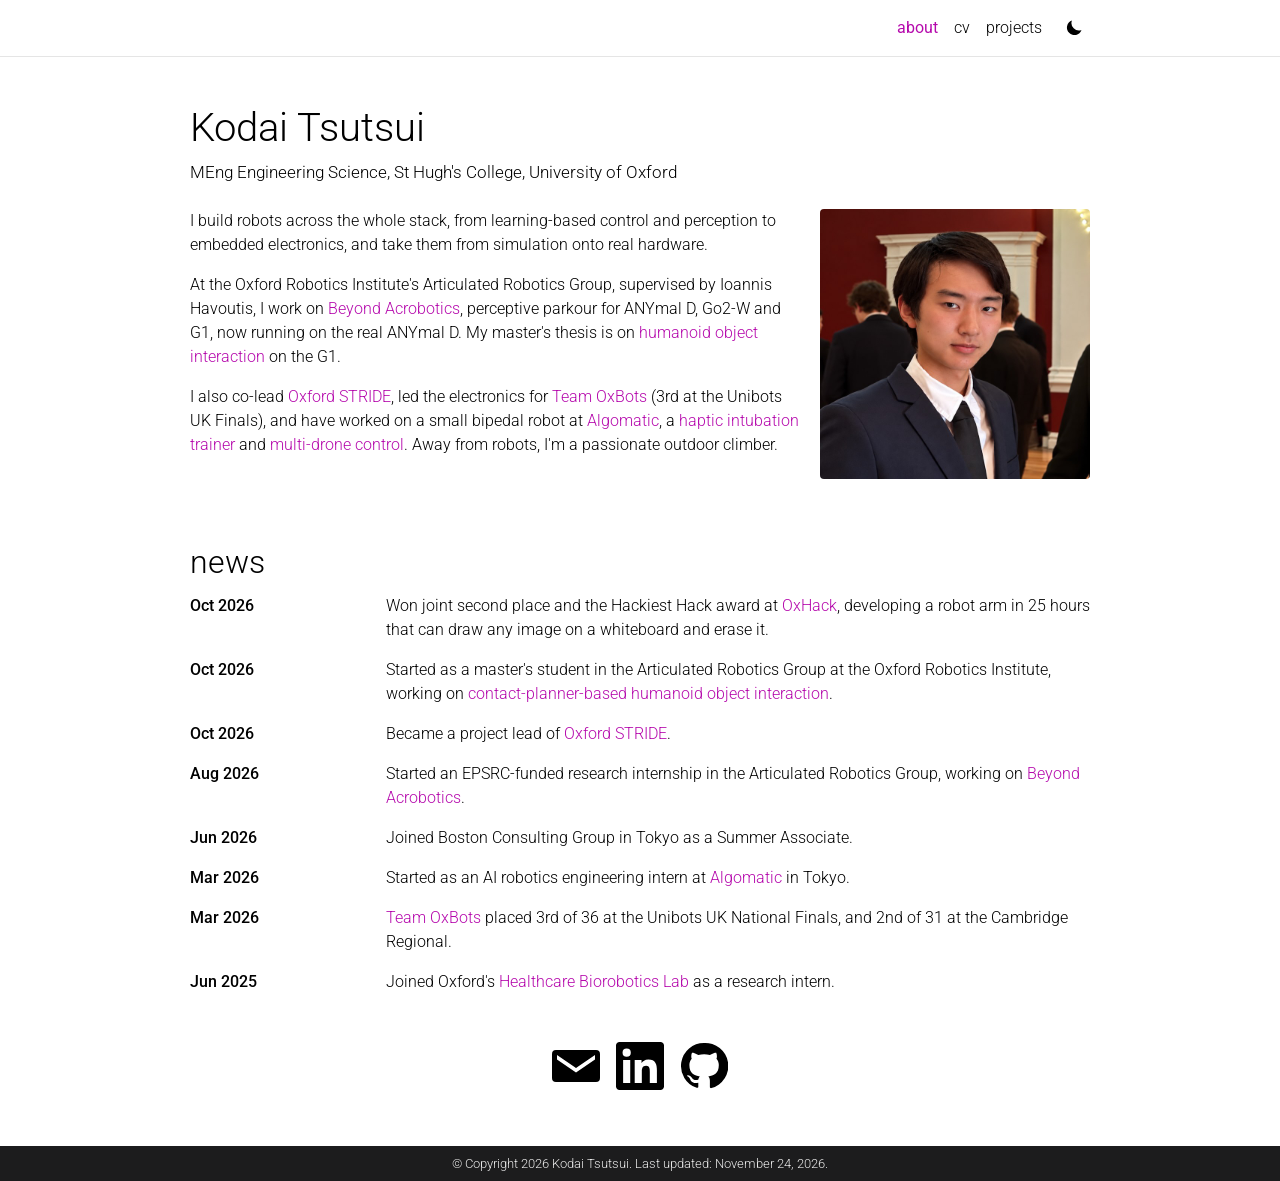
<file: index.html>
<!doctype html>
<html lang="en">
<head>
  <meta charset="utf-8">
  <meta name="viewport" content="width=device-width, initial-scale=1">
  <title>Kodai Tsutsui</title>
  <meta name="description" content="Kodai Tsutsui: robotics across learning-based control, perception and hardware.">
  <link rel="preconnect" href="https://fonts.googleapis.com">
  <link rel="preconnect" href="https://fonts.gstatic.com" crossorigin>
  <link href="https://fonts.googleapis.com/css2?family=Roboto:wght@300;400;500&display=swap" rel="stylesheet">
  <link rel="stylesheet" href="assets/css/style.css">
  <script src="assets/js/site.js"></script>
</head>
<body>
  <nav class="navbar">
    <div class="navbar-inner">
      <ul class="tabs">
        <li><a href="index.html" aria-current="page">about</a></li>
        <li><a href="cv.html">cv</a></li>
        <li><a href="projects.html">projects</a></li>
      </ul>
      <button class="theme-toggle" type="button" aria-label="Toggle dark mode">
        <svg class="icon-moon" viewBox="0 0 24 24" aria-hidden="true"><path d="M21 14.5A9 9 0 0 1 9.5 3a9 9 0 1 0 11.5 11.5z"/></svg>
        <svg class="icon-sun" viewBox="0 0 24 24" aria-hidden="true"><circle cx="12" cy="12" r="5"/><path d="M11 1h2v4h-2zM11 19h2v4h-2zM1 11h4v2H1zM19 11h4v2h-4zM4.2 2.8l2.8 2.8-1.4 1.4-2.8-2.8zM18.4 17l2.8 2.8-1.4 1.4-2.8-2.8zM2.8 19.8L5.6 17 7 18.4l-2.8 2.8zM17 5.6l2.8-2.8 1.4 1.4L18.4 7z"/></svg>
      </button>
    </div>
  </nav>

  <main>
    <h1>Kodai Tsutsui</h1>
    <p class="subtitle">MEng Engineering Science, St Hugh's College, University of Oxford</p>

    <div class="intro">
      <img class="profile" src="assets/img/profile.jpg" alt="Kodai Tsutsui" width="720" height="720">
      <p>I build robots across the whole stack, from learning-based control and perception to embedded electronics, and take them from simulation onto real hardware.</p>
      <p>At the Oxford Robotics Institute's Articulated Robotics Group, supervised by Ioannis Havoutis, I work on <a href="projects/beyond-acrobotics.html">Beyond Acrobotics</a>, perceptive parkour for ANYmal D, Go2-W and G1, now running on the real ANYmal D. My master's thesis is on <a href="projects/humanoid-object-interaction.html">humanoid object interaction</a> on the G1.</p>
      <p>I also co-lead <a href="projects/stride.html">Oxford STRIDE</a>, led the electronics for <a href="projects/oxbots.html">Team OxBots</a> (3rd at the Unibots UK Finals), and have worked on a small bipedal robot at <a href="projects/algomatic.html">Algomatic</a>, a <a href="projects/intubation.html">haptic intubation trainer</a> and <a href="projects/pads.html">multi-drone control</a>. Away from robots, I'm a passionate outdoor climber.</p>
    </div>

    <h2>news</h2>
    <dl class="news">
      <dt>Oct 2026</dt>
      <dd>Won joint second place and the Hackiest Hack award at <a href="cv.html#oxhack">OxHack</a>, developing a robot arm in 25 hours that can draw any image on a whiteboard and erase it.</dd>
      <dt>Oct 2026</dt>
      <dd>Started as a master's student in the Articulated Robotics Group at the Oxford Robotics Institute, working on <a href="cv.html#masters-thesis">contact-planner-based humanoid object interaction</a>.</dd>
      <dt>Oct 2026</dt>
      <dd>Became a project lead of <a href="projects/stride.html">Oxford STRIDE</a>.</dd>
      <dt>Aug 2026</dt>
      <dd>Started an EPSRC-funded research internship in the Articulated Robotics Group, working on <a href="projects/beyond-acrobotics.html">Beyond Acrobotics</a>.</dd>
      <dt>Jun 2026</dt>
      <dd>Joined Boston Consulting Group in Tokyo as a Summer Associate.</dd>
      <dt>Mar 2026</dt>
      <dd>Started as an AI robotics engineering intern at <a href="cv.html#algomatic">Algomatic</a> in Tokyo.</dd>
      <dt>Mar 2026</dt>
      <dd><a href="cv.html#oxbots">Team OxBots</a> placed 3rd of 36 at the Unibots UK National Finals, and 2nd of 31 at the Cambridge Regional.</dd>
      <dt>Jun 2025</dt>
      <dd>Joined Oxford's <a href="cv.html#biorobotics">Healthcare Biorobotics Lab</a> as a research intern.</dd>
    </dl>

    <div class="links">
      <a href="mailto:kodai.tsutsui@st-hughs.ox.ac.uk" aria-label="Email">
        <svg viewBox="0 0 24 24" aria-hidden="true"><path fill-rule="evenodd" d="M2 4h20a2 2 0 0 1 2 2v12a2 2 0 0 1-2 2H2a2 2 0 0 1-2-2V6a2 2 0 0 1 2-2zm10 9L2.5 6.5v2.3l9.5 6.5 9.5-6.5V6.5L12 13z"/></svg>
      </a>
      <a href="https://www.linkedin.com/in/kodai-tsutsui-bb494121a/" aria-label="LinkedIn">
        <svg viewBox="0 0 24 24" aria-hidden="true"><path d="M20.45 20.45h-3.55v-5.57c0-1.33-.03-3.04-1.85-3.04-1.86 0-2.14 1.45-2.14 2.94v5.67H9.35V9h3.41v1.56h.05c.48-.9 1.64-1.85 3.37-1.85 3.6 0 4.27 2.37 4.27 5.46v6.28zM5.34 7.43a2.06 2.06 0 1 1 0-4.12 2.06 2.06 0 0 1 0 4.12zM7.12 20.45H3.56V9h3.56v11.45zM22.22 0H1.77C.79 0 0 .77 0 1.73v20.54C0 23.23.79 24 1.77 24h20.45c.98 0 1.78-.77 1.78-1.73V1.73C24 .77 23.2 0 22.22 0z"/></svg>
      </a>
      <a href="https://github.com/kodai-san" aria-label="GitHub">
        <svg viewBox="0 0 24 24" aria-hidden="true"><path d="M12 .5a11.5 11.5 0 0 0-3.64 22.41c.58.1.79-.25.79-.56v-2c-3.2.7-3.88-1.37-3.88-1.37-.52-1.33-1.28-1.68-1.28-1.68-1.05-.72.08-.7.08-.7 1.16.08 1.77 1.19 1.77 1.19 1.03 1.77 2.7 1.26 3.36.96.1-.75.4-1.26.73-1.55-2.55-.29-5.24-1.28-5.24-5.69 0-1.26.45-2.28 1.19-3.09-.12-.29-.52-1.46.11-3.05 0 0 .97-.31 3.17 1.18a11 11 0 0 1 5.78 0c2.2-1.49 3.17-1.18 3.17-1.18.63 1.59.23 2.76.11 3.05.74.81 1.19 1.83 1.19 3.09 0 4.42-2.69 5.39-5.25 5.68.41.36.78 1.06.78 2.14v3.17c0 .31.21.67.8.56A11.5 11.5 0 0 0 12 .5z"/></svg>
      </a>
    </div>
  </main>

  <footer>&copy; Copyright 2026 Kodai Tsutsui. Last updated: November 24, 2026.</footer>
</body>
</html>
</file>
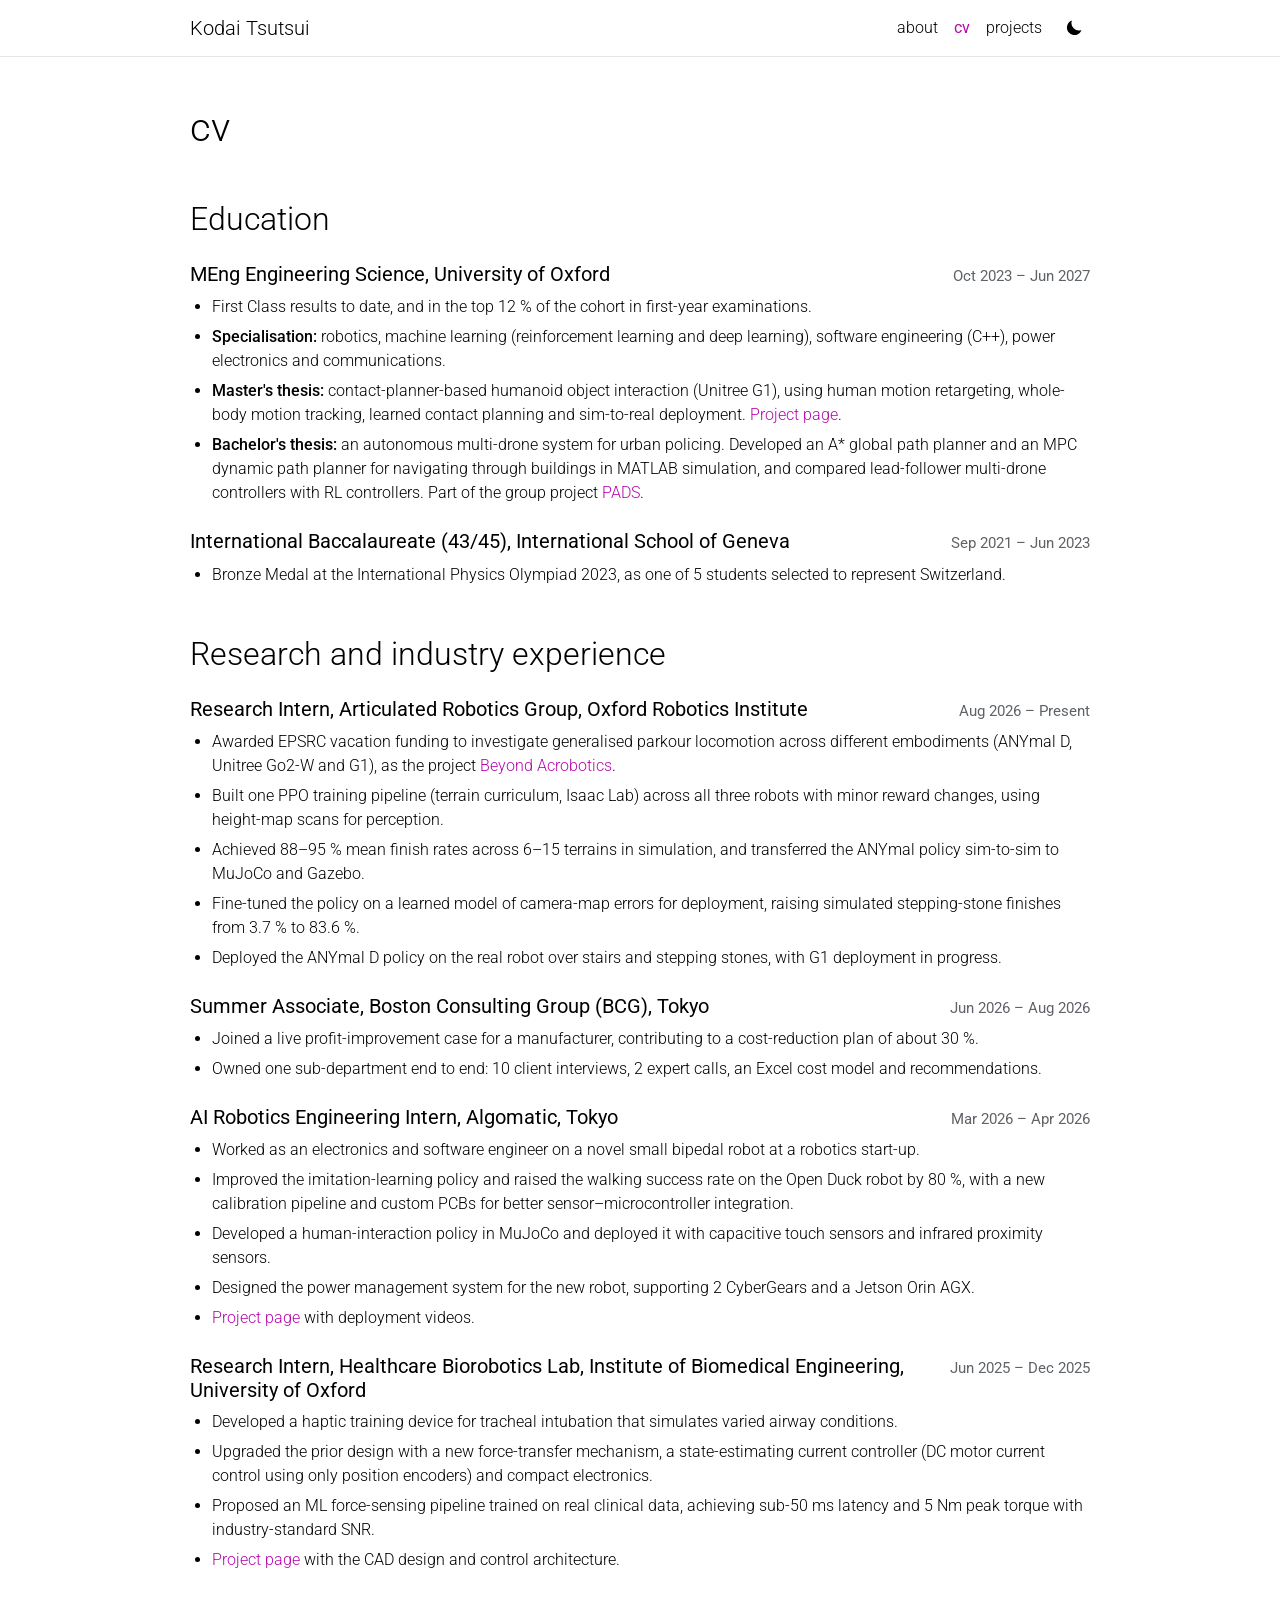
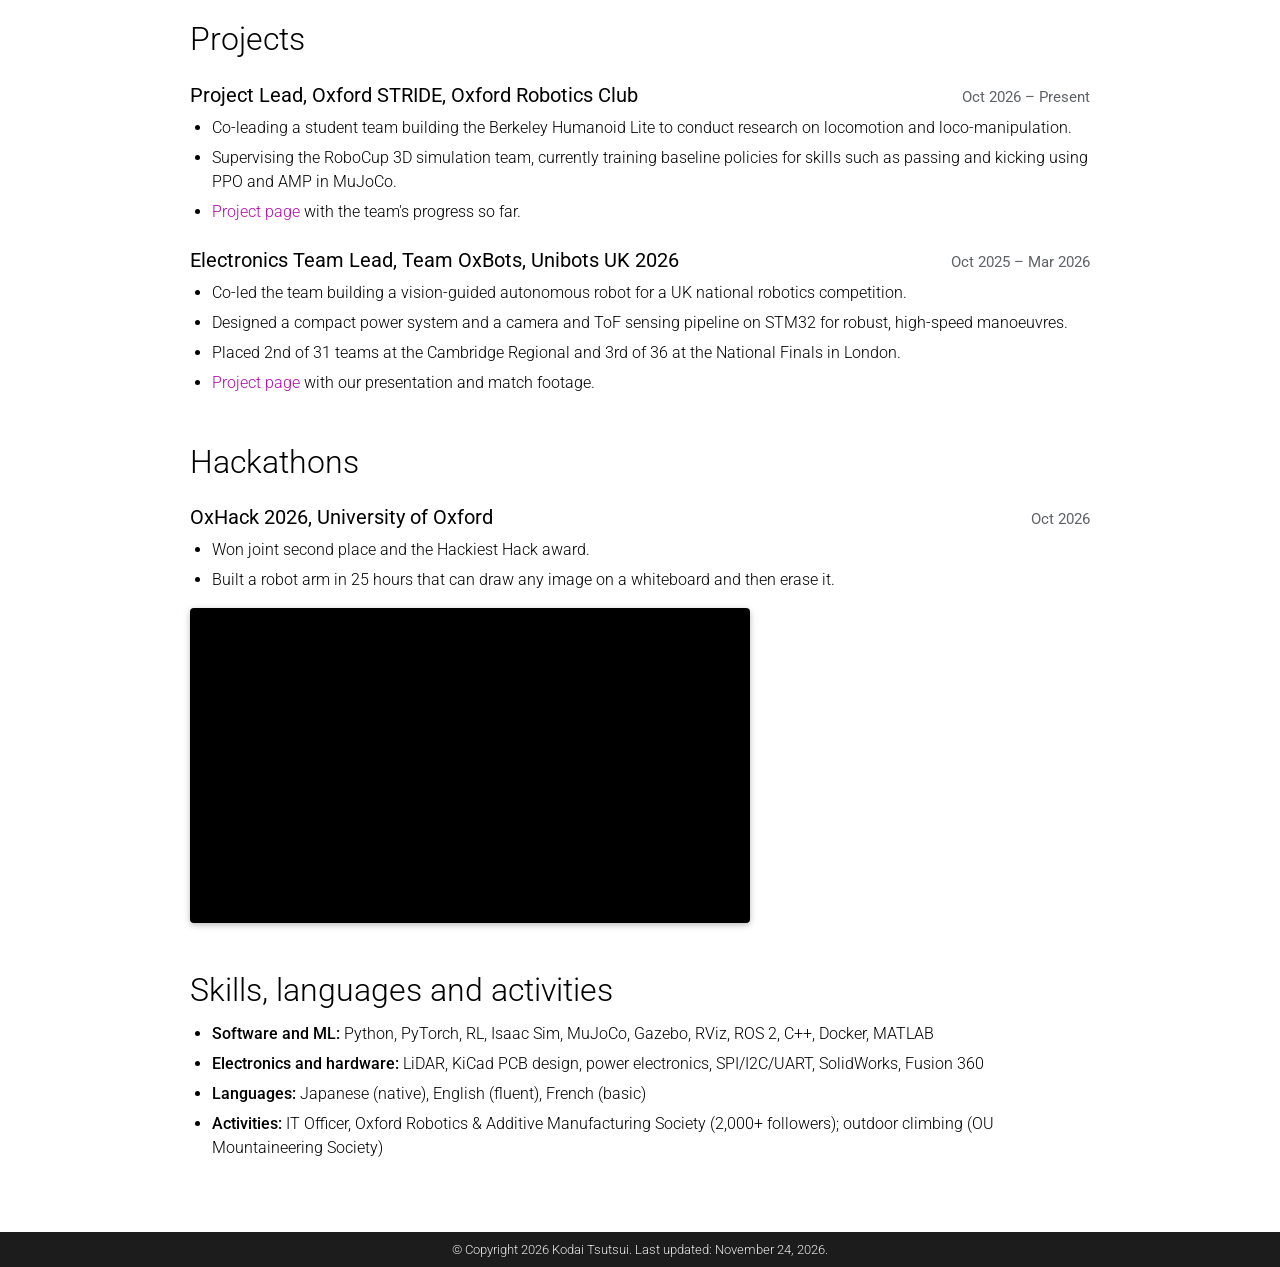
<file: cv.html>
<!doctype html>
<html lang="en">
<head>
  <meta charset="utf-8">
  <meta name="viewport" content="width=device-width, initial-scale=1">
  <title>cv | Kodai Tsutsui</title>
  <meta name="description" content="CV of Kodai Tsutsui.">
  <link rel="preconnect" href="https://fonts.googleapis.com">
  <link rel="preconnect" href="https://fonts.gstatic.com" crossorigin>
  <link href="https://fonts.googleapis.com/css2?family=Roboto:wght@300;400;500&display=swap" rel="stylesheet">
  <link rel="stylesheet" href="assets/css/style.css">
  <script src="assets/js/site.js"></script>
</head>
<body>
  <nav class="navbar">
    <div class="navbar-inner">
      <a class="brand" href="index.html">Kodai Tsutsui</a>
      <ul class="tabs">
        <li><a href="index.html">about</a></li>
        <li><a href="cv.html" aria-current="page">cv</a></li>
        <li><a href="projects.html">projects</a></li>
      </ul>
      <button class="theme-toggle" type="button" aria-label="Toggle dark mode">
        <svg class="icon-moon" viewBox="0 0 24 24" aria-hidden="true"><path d="M21 14.5A9 9 0 0 1 9.5 3a9 9 0 1 0 11.5 11.5z"/></svg>
        <svg class="icon-sun" viewBox="0 0 24 24" aria-hidden="true"><circle cx="12" cy="12" r="5"/><path d="M11 1h2v4h-2zM11 19h2v4h-2zM1 11h4v2H1zM19 11h4v2h-4zM4.2 2.8l2.8 2.8-1.4 1.4-2.8-2.8zM18.4 17l2.8 2.8-1.4 1.4-2.8-2.8zM2.8 19.8L5.6 17 7 18.4l-2.8 2.8zM17 5.6l2.8-2.8 1.4 1.4L18.4 7z"/></svg>
      </button>
    </div>
  </nav>

  <main>
    <h1>cv</h1>

    <h2>Education</h2>
    <div class="cv-head" id="oxford">
      <h3>MEng Engineering Science, University of Oxford</h3>
      <span class="dates">Oct 2023 &ndash; Jun 2027</span>
    </div>
    <ul>
      <li>First Class results to date, and in the top 12 % of the cohort in first-year examinations.</li>
      <li><strong>Specialisation:</strong> robotics, machine learning (reinforcement learning and deep learning), software engineering (C++), power electronics and communications.</li>
      <li id="masters-thesis"><strong>Master's thesis:</strong> contact-planner-based humanoid object interaction (Unitree G1), using human motion retargeting, whole-body motion tracking, learned contact planning and sim-to-real deployment. <a href="projects/humanoid-object-interaction.html">Project page</a>.</li>
      <li id="bachelors-thesis"><strong>Bachelor's thesis:</strong> an autonomous multi-drone system for urban policing. Developed an A* global path planner and an MPC dynamic path planner for navigating through buildings in MATLAB simulation, and compared lead-follower multi-drone controllers with RL controllers. Part of the group project <a href="projects/pads.html">PADS</a>.</li>
    </ul>
    <div class="cv-head">
      <h3>International Baccalaureate (43/45), International School of Geneva</h3>
      <span class="dates">Sep 2021 &ndash; Jun 2023</span>
    </div>
    <ul>
      <li>Bronze Medal at the International Physics Olympiad 2023, as one of 5 students selected to represent Switzerland.</li>
    </ul>

    <h2>Research and industry experience</h2>
    <div class="cv-head" id="ori">
      <h3>Research Intern, Articulated Robotics Group, Oxford Robotics Institute</h3>
      <span class="dates">Aug 2026 &ndash; Present</span>
    </div>
    <ul>
      <li>Awarded EPSRC vacation funding to investigate generalised parkour locomotion across different embodiments (ANYmal D, Unitree Go2-W and G1), as the project <a href="projects/beyond-acrobotics.html">Beyond Acrobotics</a>.</li>
      <li>Built one PPO training pipeline (terrain curriculum, Isaac Lab) across all three robots with minor reward changes, using height-map scans for perception.</li>
      <li>Achieved 88&ndash;95 % mean finish rates across 6&ndash;15 terrains in simulation, and transferred the ANYmal policy sim-to-sim to MuJoCo and Gazebo.</li>
      <li>Fine-tuned the policy on a learned model of camera-map errors for deployment, raising simulated stepping-stone finishes from 3.7 % to 83.6 %.</li>
      <li>Deployed the ANYmal D policy on the real robot over stairs and stepping stones, with G1 deployment in progress.</li>
    </ul>
    <div class="cv-head">
      <h3>Summer Associate, Boston Consulting Group (BCG), Tokyo</h3>
      <span class="dates">Jun 2026 &ndash; Aug 2026</span>
    </div>
    <ul>
      <li>Joined a live profit-improvement case for a manufacturer, contributing to a cost-reduction plan of about 30 %.</li>
      <li>Owned one sub-department end to end: 10 client interviews, 2 expert calls, an Excel cost model and recommendations.</li>
    </ul>
    <div class="cv-head" id="algomatic">
      <h3>AI Robotics Engineering Intern, Algomatic, Tokyo</h3>
      <span class="dates">Mar 2026 &ndash; Apr 2026</span>
    </div>
    <ul>
      <li>Worked as an electronics and software engineer on a novel small bipedal robot at a robotics start-up.</li>
      <li>Improved the imitation-learning policy and raised the walking success rate on the Open Duck robot by 80 %, with a new calibration pipeline and custom PCBs for better sensor&ndash;microcontroller integration.</li>
      <li>Developed a human-interaction policy in MuJoCo and deployed it with capacitive touch sensors and infrared proximity sensors.</li>
      <li>Designed the power management system for the new robot, supporting 2 CyberGears and a Jetson Orin AGX.</li>
      <li><a href="projects/algomatic.html">Project page</a> with deployment videos.</li>
    </ul>
    <div class="cv-head" id="biorobotics">
      <h3>Research Intern, Healthcare Biorobotics Lab, Institute of Biomedical Engineering, University of Oxford</h3>
      <span class="dates">Jun 2025 &ndash; Dec 2025</span>
    </div>
    <ul>
      <li>Developed a haptic training device for tracheal intubation that simulates varied airway conditions.</li>
      <li>Upgraded the prior design with a new force-transfer mechanism, a state-estimating current controller (DC motor current control using only position encoders) and compact electronics.</li>
      <li>Proposed an ML force-sensing pipeline trained on real clinical data, achieving sub-50 ms latency and 5 Nm peak torque with industry-standard SNR.</li>
      <li><a href="projects/intubation.html">Project page</a> with the CAD design and control architecture.</li>
    </ul>

    <h2>Projects</h2>
    <div class="cv-head" id="stride">
      <h3>Project Lead, Oxford STRIDE, Oxford Robotics Club</h3>
      <span class="dates">Oct 2026 &ndash; Present</span>
    </div>
    <ul>
      <li>Co-leading a student team building the Berkeley Humanoid Lite to conduct research on locomotion and loco-manipulation.</li>
      <li>Supervising the RoboCup 3D simulation team, currently training baseline policies for skills such as passing and kicking using PPO and AMP in MuJoCo.</li>
      <li><a href="projects/stride.html">Project page</a> with the team's progress so far.</li>
    </ul>
    <div class="cv-head" id="oxbots">
      <h3>Electronics Team Lead, Team OxBots, Unibots UK 2026</h3>
      <span class="dates">Oct 2025 &ndash; Mar 2026</span>
    </div>
    <ul>
      <li>Co-led the team building a vision-guided autonomous robot for a UK national robotics competition.</li>
      <li>Designed a compact power system and a camera and ToF sensing pipeline on STM32 for robust, high-speed manoeuvres.</li>
      <li>Placed 2nd of 31 teams at the Cambridge Regional and 3rd of 36 at the National Finals in London.</li>
      <li><a href="projects/oxbots.html">Project page</a> with our presentation and match footage.</li>
    </ul>

    <h2 id="hackathons">Hackathons</h2>
    <div class="cv-head" id="oxhack">
      <h3>OxHack 2026, University of Oxford</h3>
      <span class="dates">Oct 2026</span>
    </div>
    <ul>
      <li>Won joint second place and the Hackiest Hack award.</li>
      <li>Built a robot arm in 25 hours that can draw any image on a whiteboard and then erase it.</li>
    </ul>
    <div class="cv-media">
      <div class="embed">
        <iframe src="https://www.youtube-nocookie.com/embed/4st-I-ifkBU" title="OxHack 2026 demo: robot arm drawing on a whiteboard" loading="lazy" allow="accelerometer; clipboard-write; encrypted-media; gyroscope; picture-in-picture; web-share" referrerpolicy="strict-origin-when-cross-origin" allowfullscreen></iframe>
      </div>
    </div>

    <h2>Skills, languages and activities</h2>
    <ul>
      <li><strong>Software and ML:</strong> Python, PyTorch, RL, Isaac Sim, MuJoCo, Gazebo, RViz, ROS 2, C++, Docker, MATLAB</li>
      <li><strong>Electronics and hardware:</strong> LiDAR, KiCad PCB design, power electronics, SPI/I2C/UART, SolidWorks, Fusion 360</li>
      <li><strong>Languages:</strong> Japanese (native), English (fluent), French (basic)</li>
      <li><strong>Activities:</strong> IT Officer, Oxford Robotics &amp; Additive Manufacturing Society (2,000+ followers); outdoor climbing (OU Mountaineering Society)</li>
    </ul>
  </main>

  <footer>&copy; Copyright 2026 Kodai Tsutsui. Last updated: November 24, 2026.</footer>
</body>
</html>
</file>
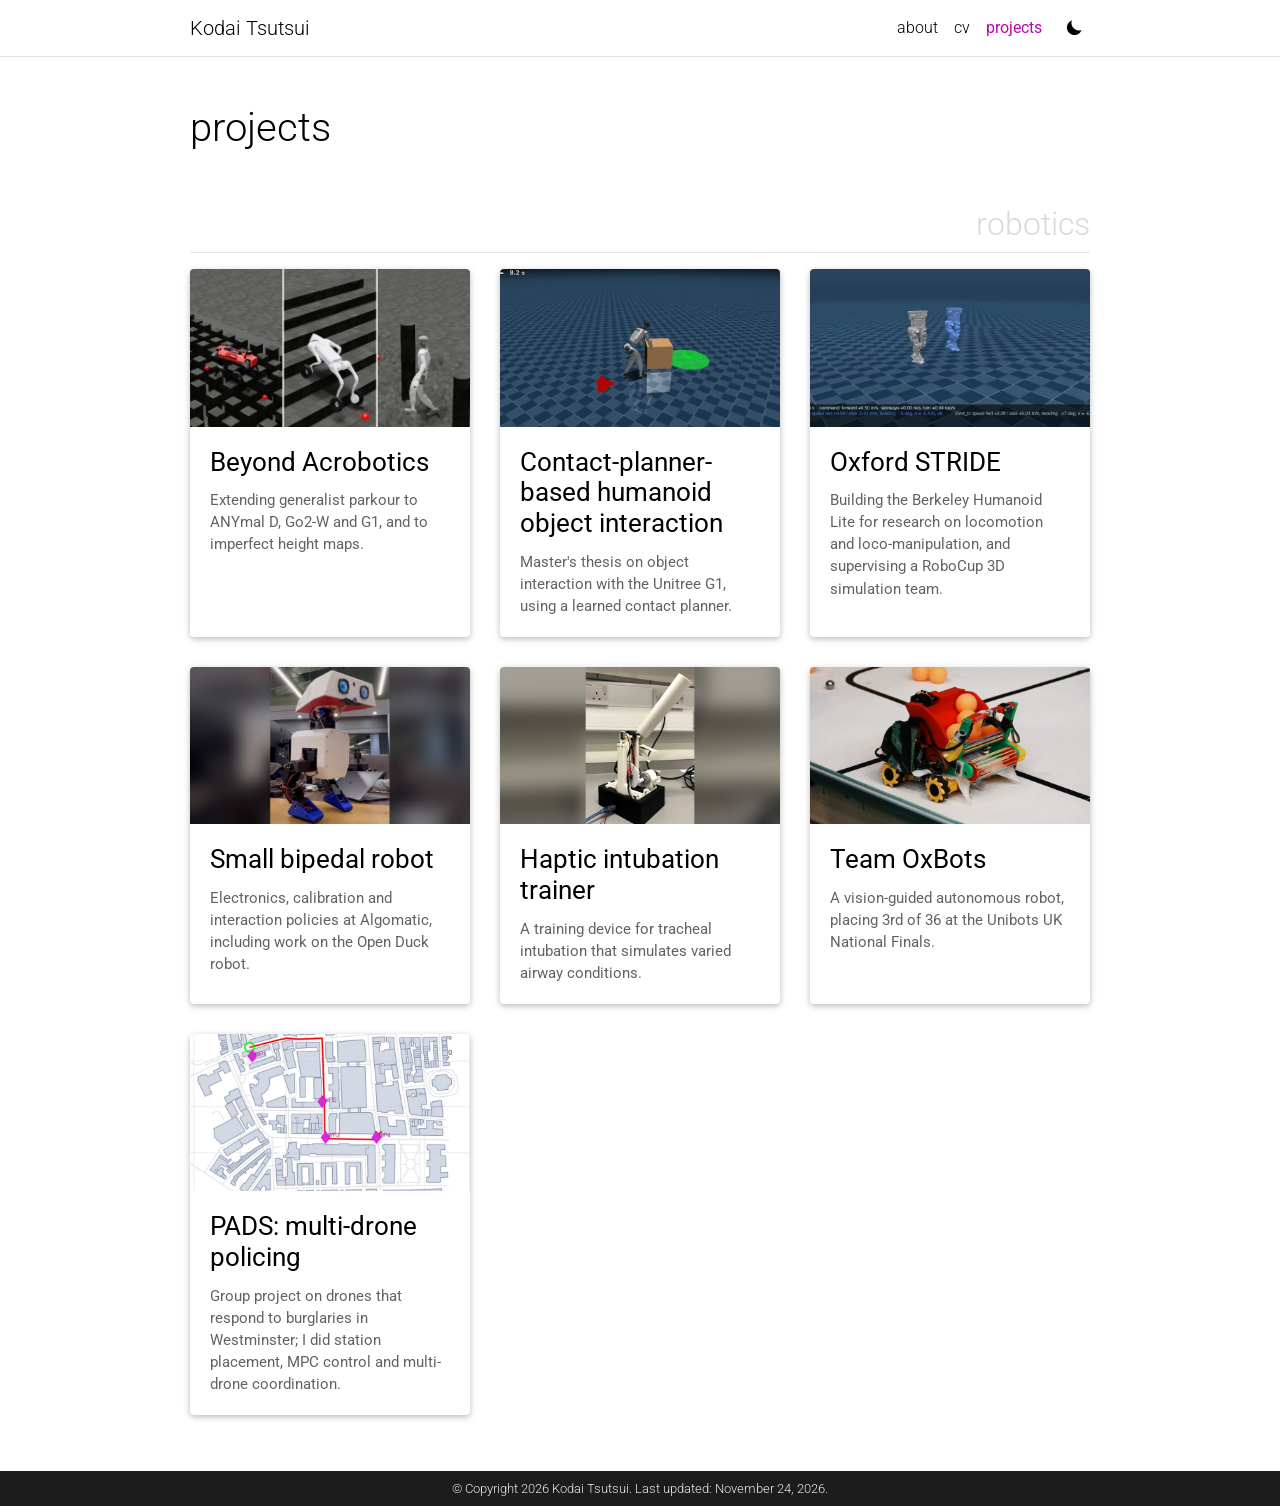
<file: projects.html>
<!doctype html>
<html lang="en">
<head>
  <meta charset="utf-8">
  <meta name="viewport" content="width=device-width, initial-scale=1">
  <title>projects | Kodai Tsutsui</title>
  <meta name="description" content="Robotics projects by Kodai Tsutsui.">
  <link rel="preconnect" href="https://fonts.googleapis.com">
  <link rel="preconnect" href="https://fonts.gstatic.com" crossorigin>
  <link href="https://fonts.googleapis.com/css2?family=Roboto:wght@300;400;500&display=swap" rel="stylesheet">
  <link rel="stylesheet" href="assets/css/style.css">
  <script src="assets/js/site.js"></script>
</head>
<body>
  <nav class="navbar">
    <div class="navbar-inner">
      <a class="brand" href="index.html">Kodai Tsutsui</a>
      <ul class="tabs">
        <li><a href="index.html">about</a></li>
        <li><a href="cv.html">cv</a></li>
        <li><a href="projects.html" aria-current="page">projects</a></li>
      </ul>
      <button class="theme-toggle" type="button" aria-label="Toggle dark mode">
        <svg class="icon-moon" viewBox="0 0 24 24" aria-hidden="true"><path d="M21 14.5A9 9 0 0 1 9.5 3a9 9 0 1 0 11.5 11.5z"/></svg>
        <svg class="icon-sun" viewBox="0 0 24 24" aria-hidden="true"><circle cx="12" cy="12" r="5"/><path d="M11 1h2v4h-2zM11 19h2v4h-2zM1 11h4v2H1zM19 11h4v2h-4zM4.2 2.8l2.8 2.8-1.4 1.4-2.8-2.8zM18.4 17l2.8 2.8-1.4 1.4-2.8-2.8zM2.8 19.8L5.6 17 7 18.4l-2.8 2.8zM17 5.6l2.8-2.8 1.4 1.4L18.4 7z"/></svg>
      </button>
    </div>
  </nav>

  <main>
    <h1>projects</h1>

    <div class="category">robotics</div>
    <div class="cards">
      <a class="card" href="projects/beyond-acrobotics.html">
        <img src="assets/img/projects/beyond-acrobotics.jpg" alt="ANYmal D, Unitree Go2-W and Unitree G1 on parkour terrain in simulation" width="1200" height="675">
        <div class="card-body">
          <h2>Beyond Acrobotics</h2>
          <p>Extending generalist parkour to ANYmal D, Go2-W and G1, and to imperfect height maps.</p>
        </div>
      </a>
      <a class="card" href="projects/humanoid-object-interaction.html">
        <img src="assets/img/projects/thesis.jpg" alt="Unitree G1 humanoid pushing a box towards a green goal in simulation" width="800" height="450">
        <div class="card-body">
          <h2>Contact-planner-based humanoid object interaction</h2>
          <p>Master's thesis on object interaction with the Unitree G1, using a learned contact planner.</p>
        </div>
      </a>
      <a class="card" href="projects/stride.html">
        <img src="assets/img/projects/stride.jpg" alt="Two Berkeley Humanoid Lite robots walking side by side in simulation" width="800" height="450">
        <div class="card-body">
          <h2>Oxford STRIDE</h2>
          <p>Building the Berkeley Humanoid Lite for research on locomotion and loco-manipulation, and supervising a RoboCup 3D simulation team.</p>
        </div>
      </a>
      <a class="card" href="projects/algomatic.html">
        <img src="assets/img/projects/algomatic.jpg" alt="Small bipedal robot with a white head and body and blue feet, walking on a table" width="800" height="450">
        <div class="card-body">
          <h2>Small bipedal robot</h2>
          <p>Electronics, calibration and interaction policies at Algomatic, including work on the Open Duck robot.</p>
        </div>
      </a>
      <a class="card" href="projects/intubation.html">
        <img src="assets/img/projects/intubation.jpg" alt="Haptic intubation training device with a belt-driven motor on a black base" width="800" height="450">
        <div class="card-body">
          <h2>Haptic intubation trainer</h2>
          <p>A training device for tracheal intubation that simulates varied airway conditions.</p>
        </div>
      </a>
      <a class="card" href="projects/oxbots.html">
        <img src="assets/img/projects/oxbots.jpg" alt="Team OxBots robot collecting orange balls on the Unibots competition arena" width="800" height="450">
        <div class="card-body">
          <h2>Team OxBots</h2>
          <p>A vision-guided autonomous robot, placing 3rd of 36 at the Unibots UK National Finals.</p>
        </div>
      </a>
      <a class="card" href="projects/pads.html">
        <img src="assets/img/projects/pads.jpg" alt="Map of Westminster buildings with a red drone pursuit path through four waypoints" width="800" height="450">
        <div class="card-body">
          <h2>PADS: multi-drone policing</h2>
          <p>Group project on drones that respond to burglaries in Westminster; I did station placement, MPC control and multi-drone coordination.</p>
        </div>
      </a>
    </div>
  </main>

  <footer>&copy; Copyright 2026 Kodai Tsutsui. Last updated: November 24, 2026.</footer>
</body>
</html>
</file>
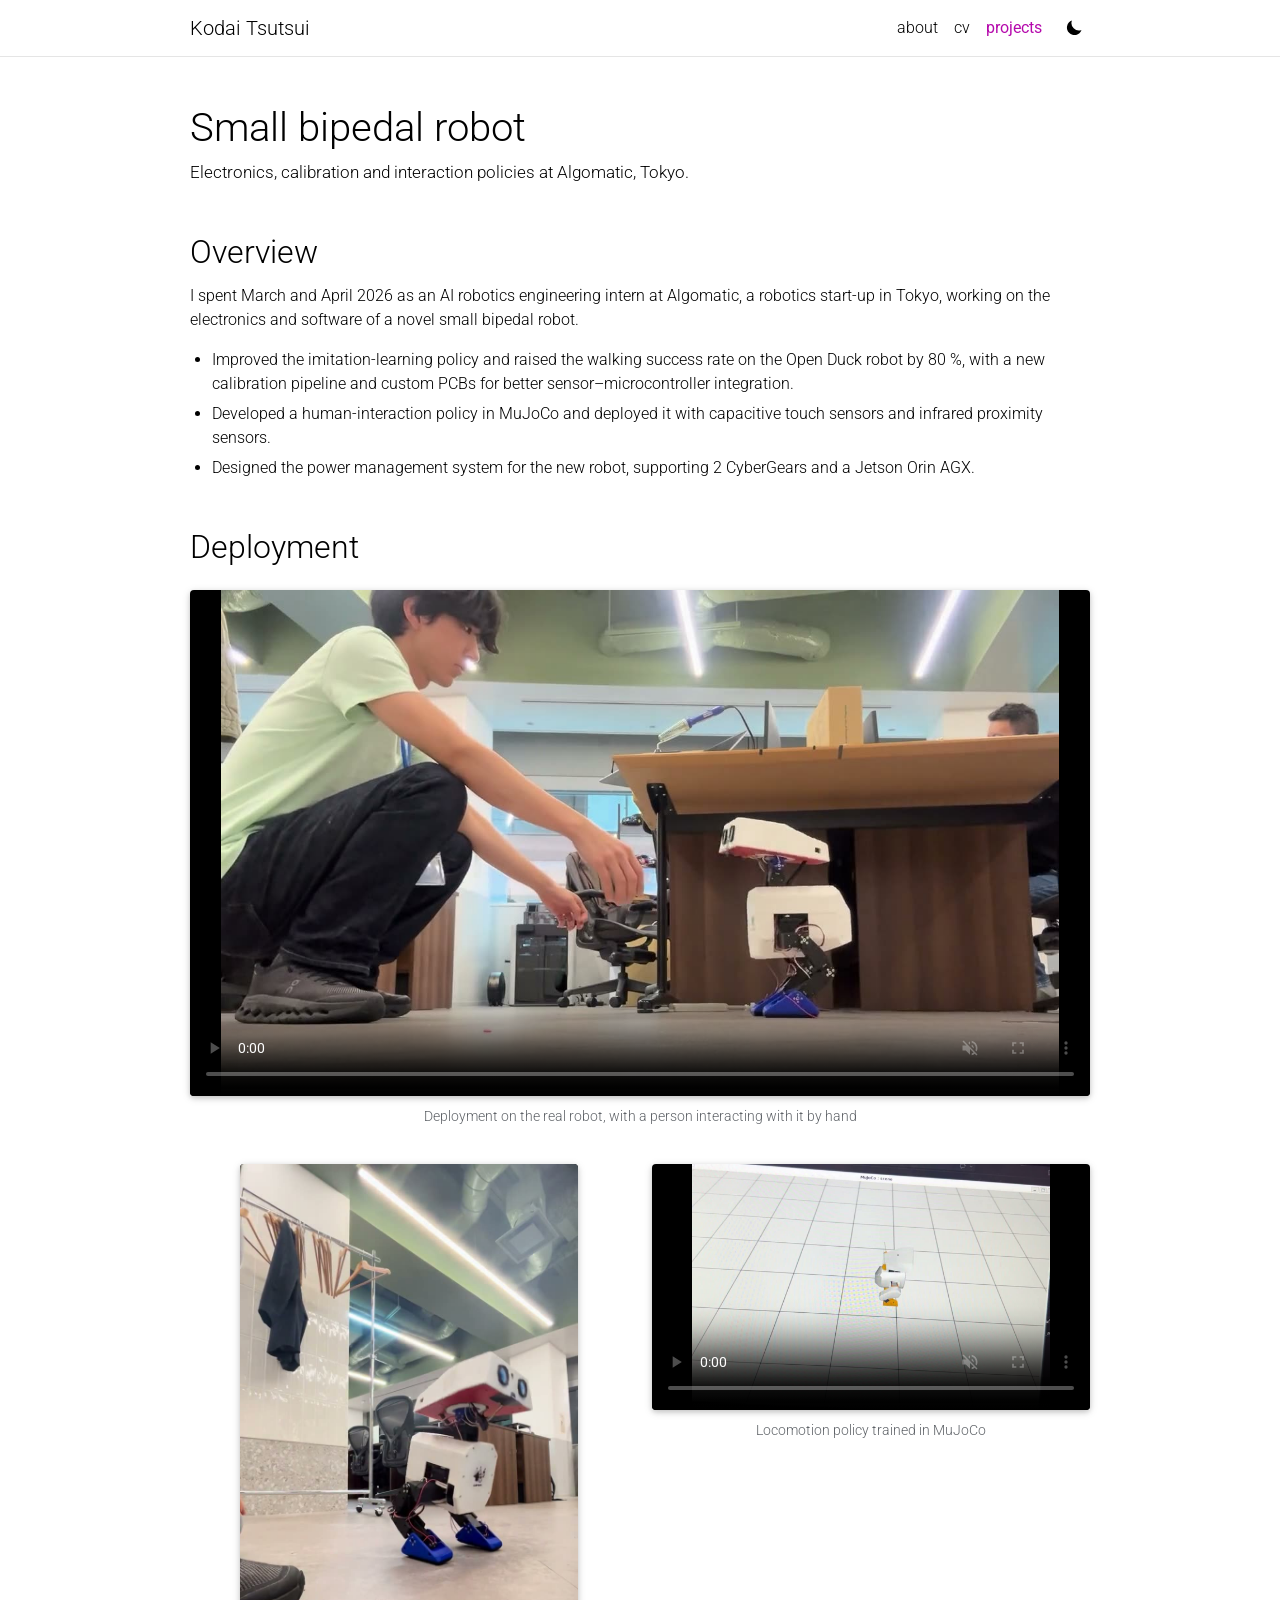
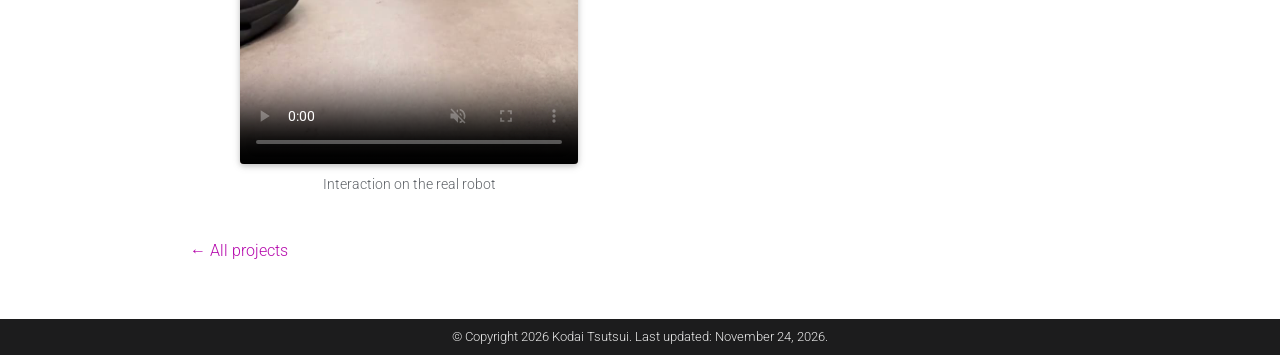
<file: projects/algomatic.html>
<!doctype html>
<html lang="en">
<head>
  <meta charset="utf-8">
  <meta name="viewport" content="width=device-width, initial-scale=1">
  <title>Small bipedal robot | Kodai Tsutsui</title>
  <meta name="description" content="Electronics, calibration and interaction policies for a small bipedal robot at Algomatic in Tokyo.">
  <link rel="preconnect" href="https://fonts.googleapis.com">
  <link rel="preconnect" href="https://fonts.gstatic.com" crossorigin>
  <link href="https://fonts.googleapis.com/css2?family=Roboto:wght@300;400;500&display=swap" rel="stylesheet">
  <link rel="stylesheet" href="../assets/css/style.css">
  <script src="../assets/js/site.js"></script>
</head>
<body>
  <nav class="navbar">
    <div class="navbar-inner">
      <a class="brand" href="../index.html">Kodai Tsutsui</a>
      <ul class="tabs">
        <li><a href="../index.html">about</a></li>
        <li><a href="../cv.html">cv</a></li>
        <li><a href="../projects.html" aria-current="true">projects</a></li>
      </ul>
      <button class="theme-toggle" type="button" aria-label="Toggle dark mode">
        <svg class="icon-moon" viewBox="0 0 24 24" aria-hidden="true"><path d="M21 14.5A9 9 0 0 1 9.5 3a9 9 0 1 0 11.5 11.5z"/></svg>
        <svg class="icon-sun" viewBox="0 0 24 24" aria-hidden="true"><circle cx="12" cy="12" r="5"/><path d="M11 1h2v4h-2zM11 19h2v4h-2zM1 11h4v2H1zM19 11h4v2h-4zM4.2 2.8l2.8 2.8-1.4 1.4-2.8-2.8zM18.4 17l2.8 2.8-1.4 1.4-2.8-2.8zM2.8 19.8L5.6 17 7 18.4l-2.8 2.8zM17 5.6l2.8-2.8 1.4 1.4L18.4 7z"/></svg>
      </button>
    </div>
  </nav>

  <main>
    <h1>Small bipedal robot</h1>
    <p class="subtitle">Electronics, calibration and interaction policies at Algomatic, Tokyo.</p>

    <h2 id="overview">Overview</h2>
    <p>I spent March and April 2026 as an AI robotics engineering intern at Algomatic, a robotics start-up in Tokyo, working on the electronics and software of a novel small bipedal robot.</p>
    <ul>
      <li>Improved the imitation-learning policy and raised the walking success rate on the Open Duck robot by 80 %, with a new calibration pipeline and custom PCBs for better sensor&ndash;microcontroller integration.</li>
      <li>Developed a human-interaction policy in MuJoCo and deployed it with capacitive touch sensors and infrared proximity sensors.</li>
      <li>Designed the power management system for the new robot, supporting 2 CyberGears and a Jetson Orin AGX.</li>
    </ul>

    <h2 id="deployment">Deployment</h2>
    <figure>
      <video src="../assets/video/algomatic/walking.mp4" poster="../assets/img/posters/algomatic/walking.jpg" controls muted loop playsinline preload="none" aria-label="The small bipedal robot walking on the office floor while a person guides it with their hand"></video>
      <figcaption>Deployment on the real robot, with a person interacting with it by hand</figcaption>
    </figure>
    <div class="gallery">
      <figure>
        <video class="portrait" src="../assets/video/algomatic/interaction.mp4" poster="../assets/img/posters/algomatic/interaction.jpg" controls muted loop playsinline preload="none" aria-label="The small bipedal robot reacting as a person touches its head"></video>
        <figcaption>Interaction on the real robot</figcaption>
      </figure>
      <figure>
        <video src="../assets/video/algomatic/mujoco.mp4" poster="../assets/img/posters/algomatic/mujoco.jpg" controls muted loop playsinline preload="none" aria-label="The small bipedal robot running a locomotion policy in a MuJoCo simulation"></video>
        <figcaption>Locomotion policy trained in MuJoCo</figcaption>
      </figure>
    </div>

    <a class="back" href="../projects.html">&larr; All projects</a>
  </main>

  <footer>&copy; Copyright 2026 Kodai Tsutsui. Last updated: November 24, 2026.</footer>
</body>
</html>
</file>
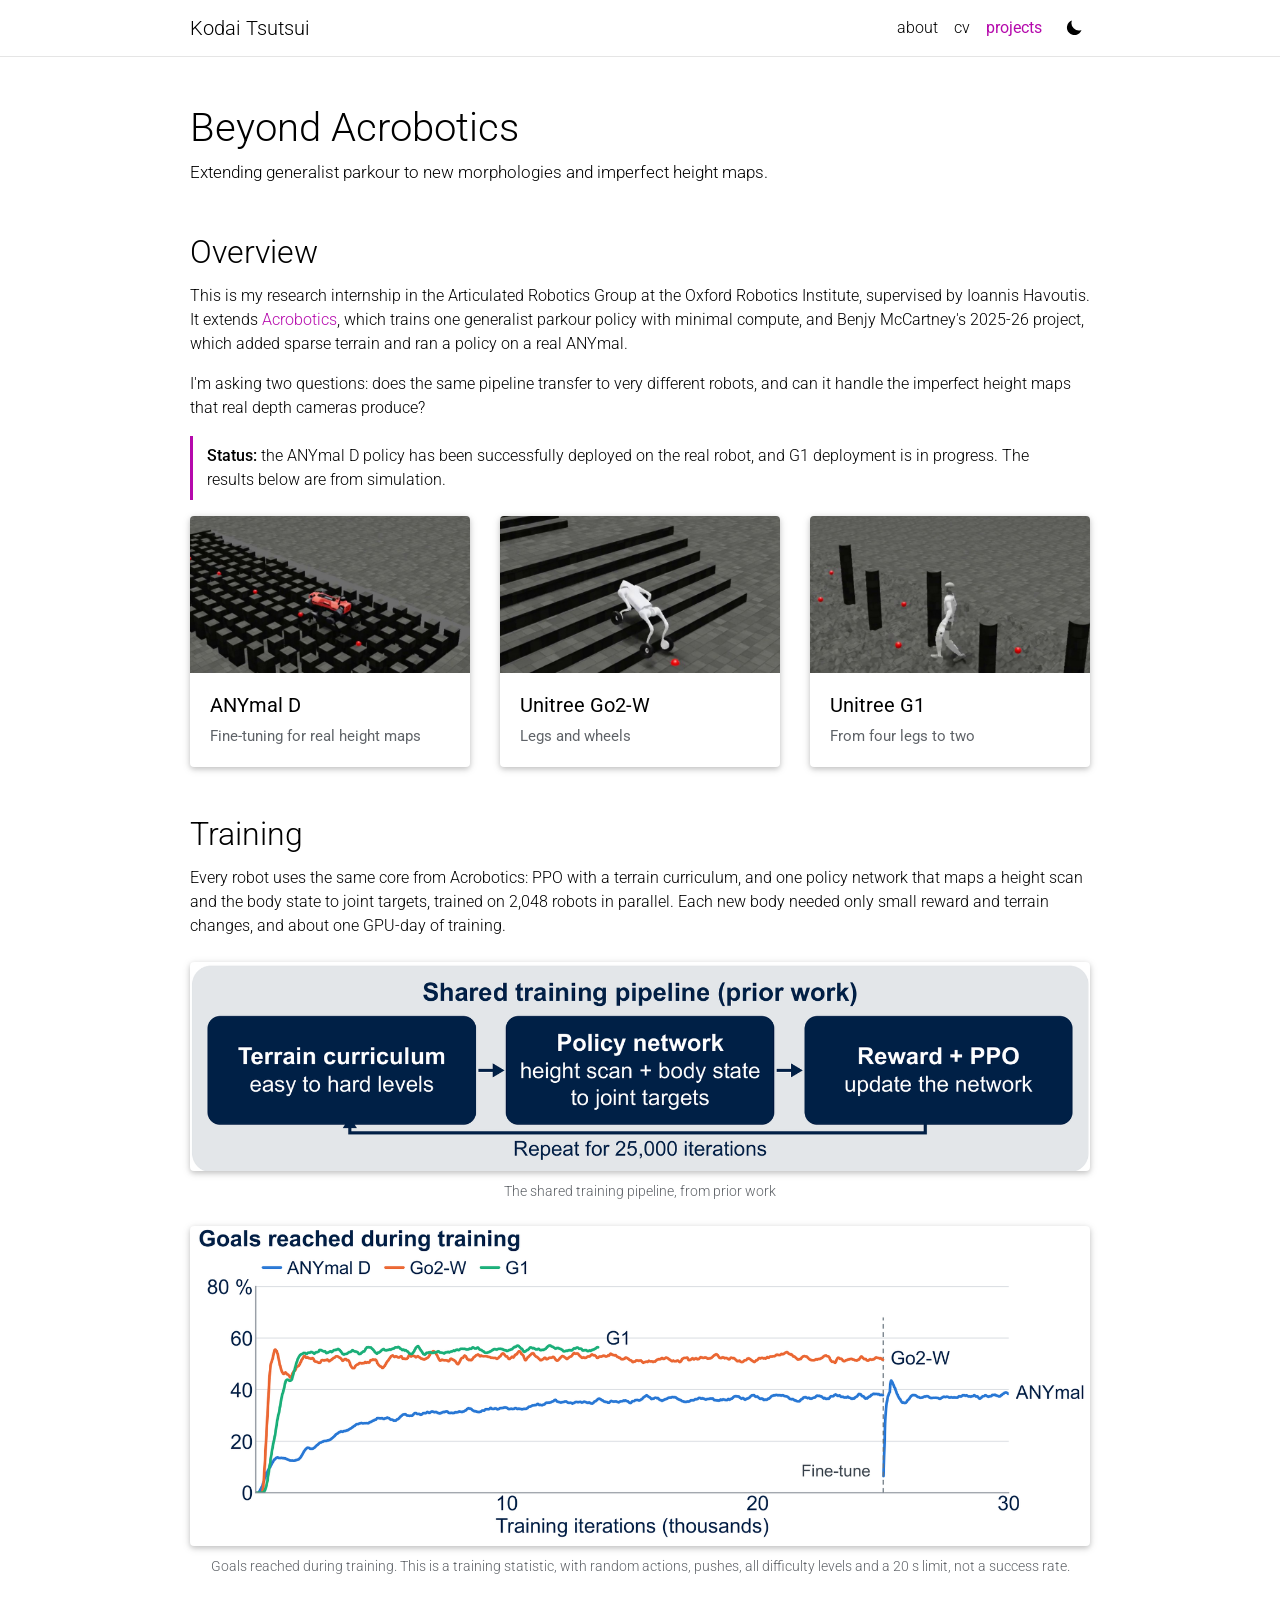
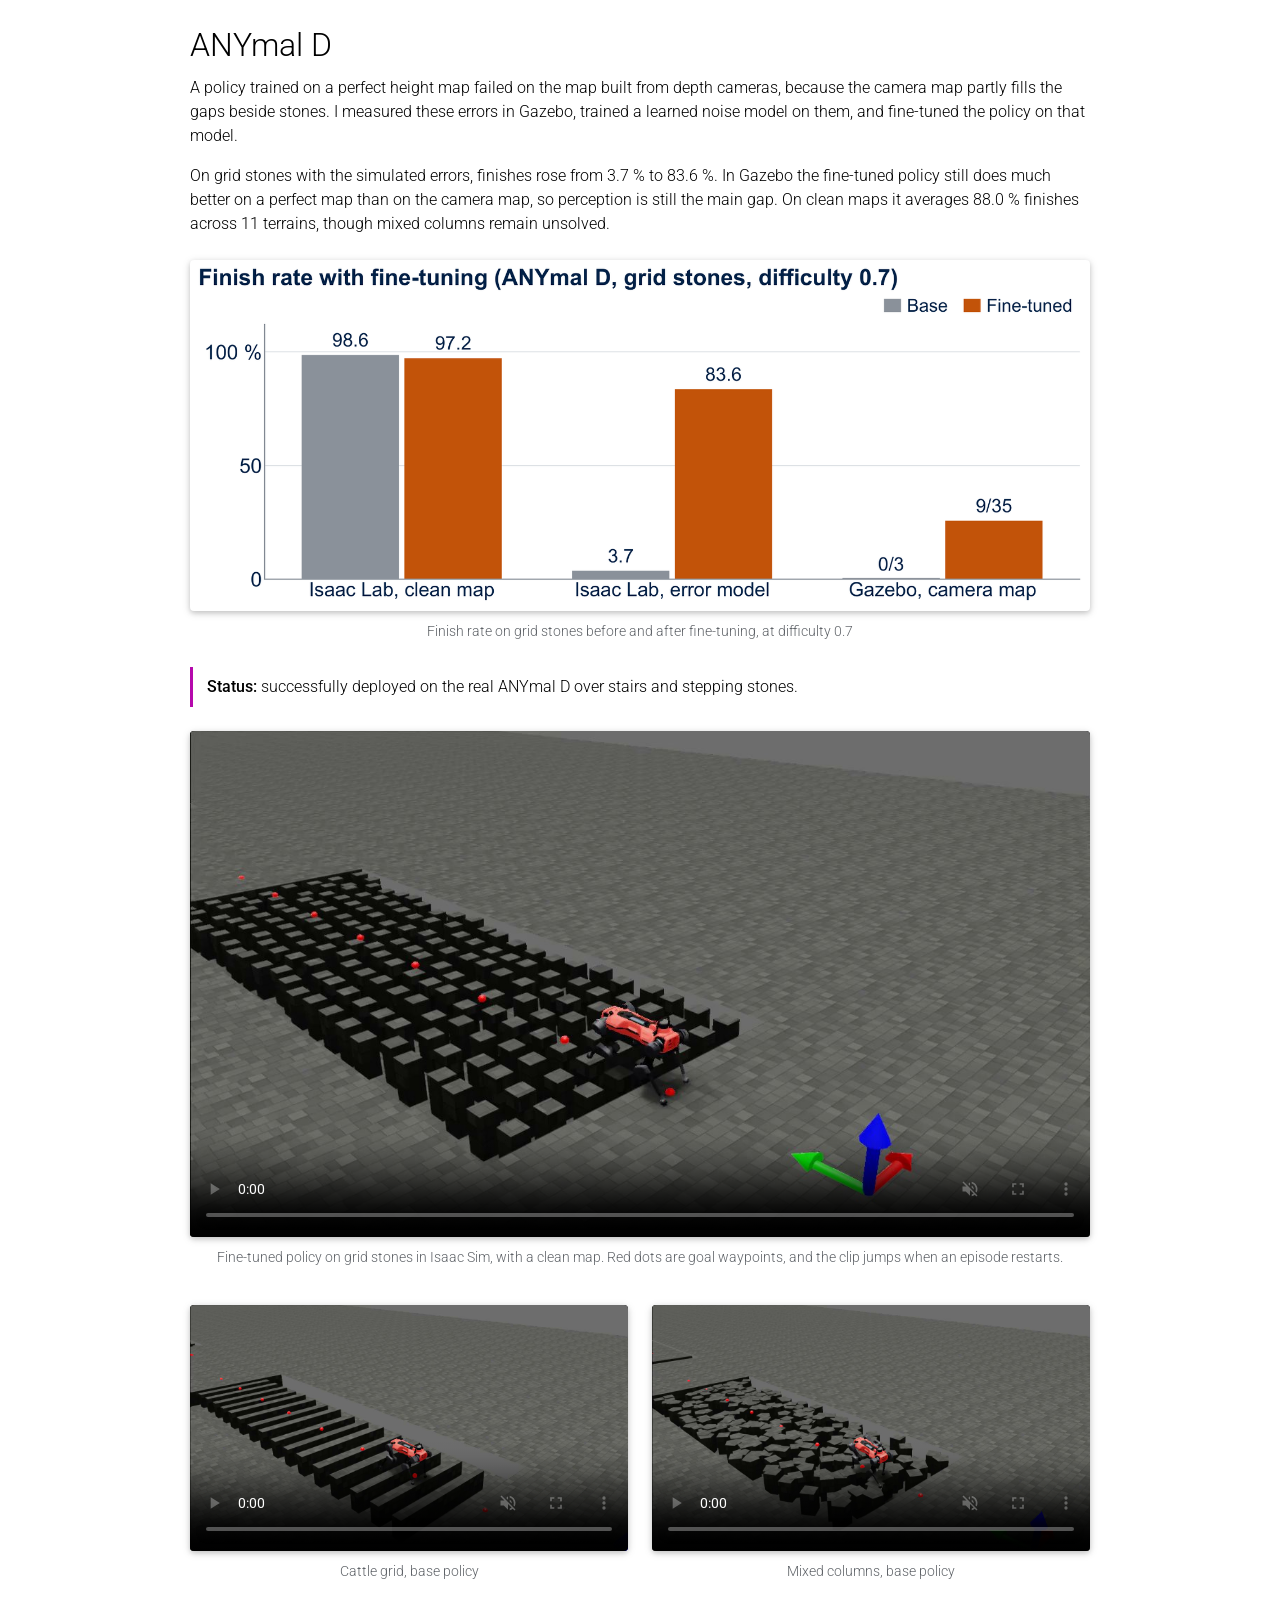
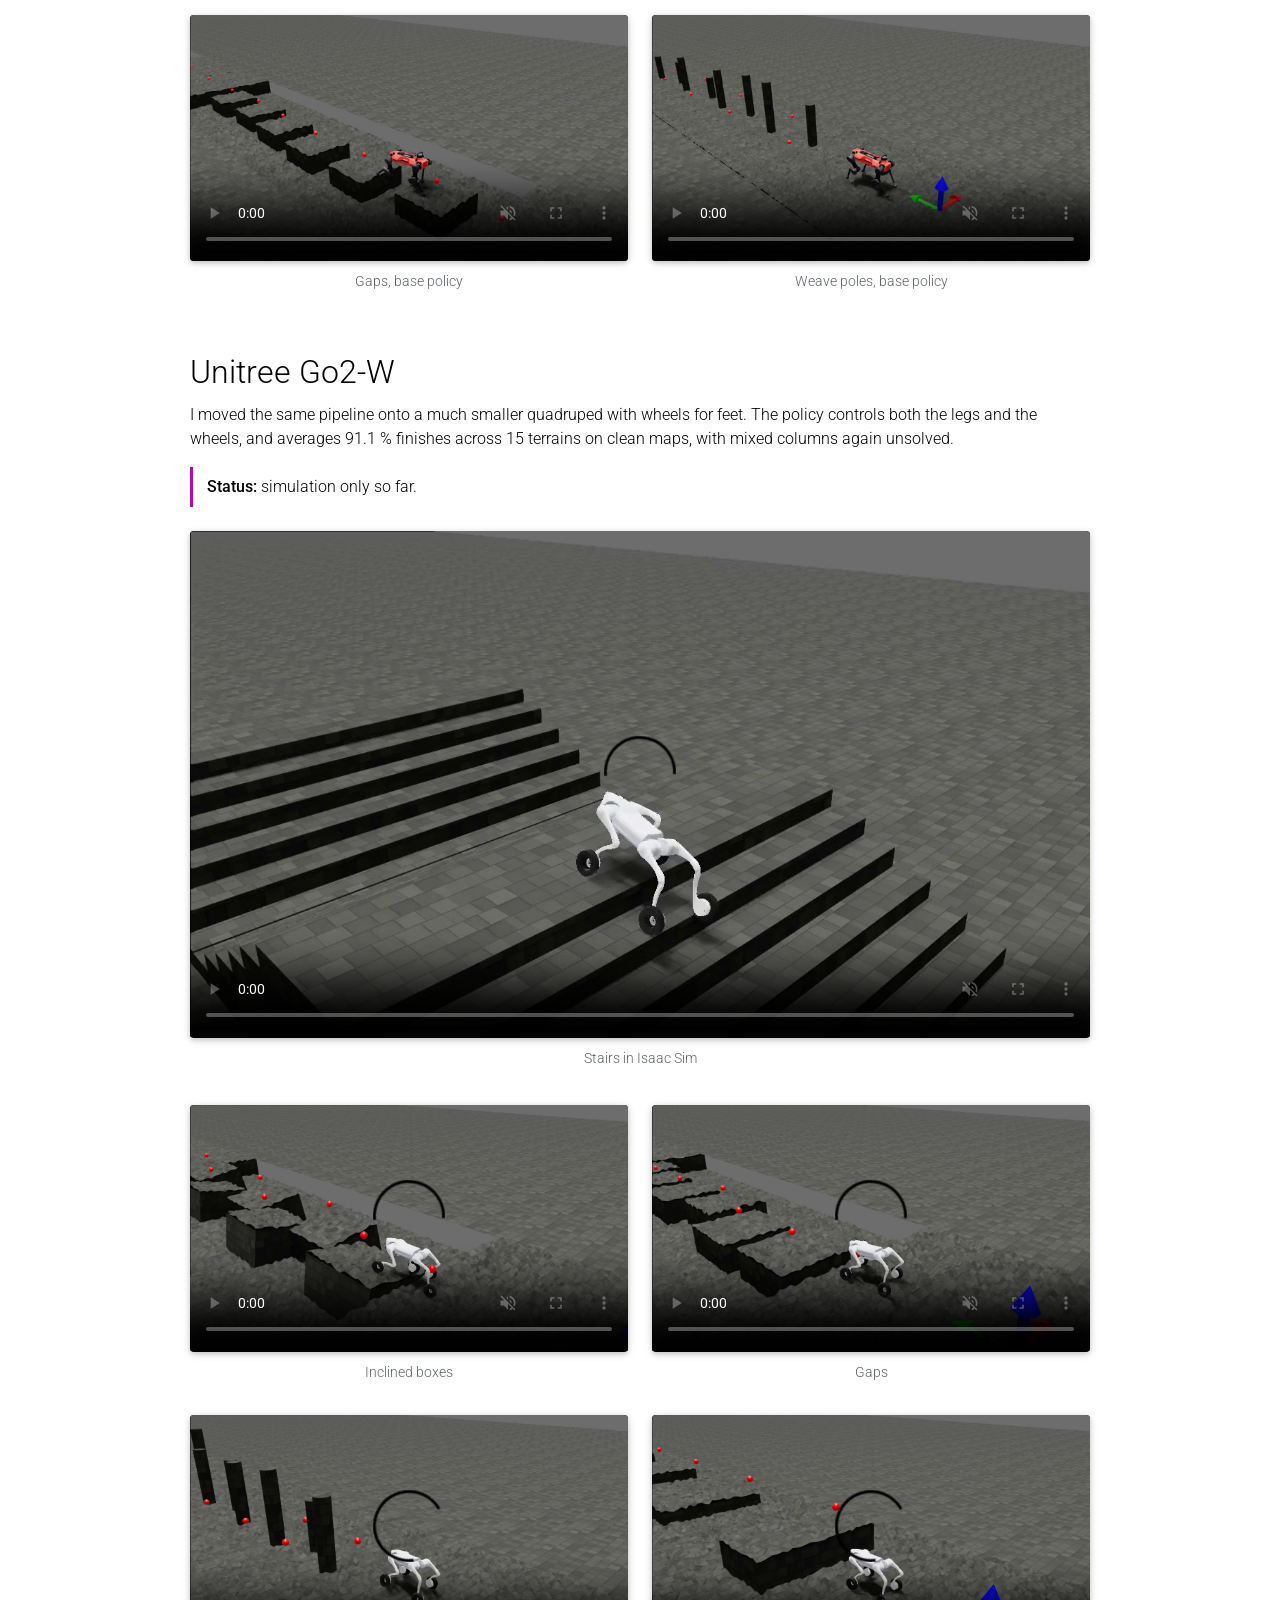
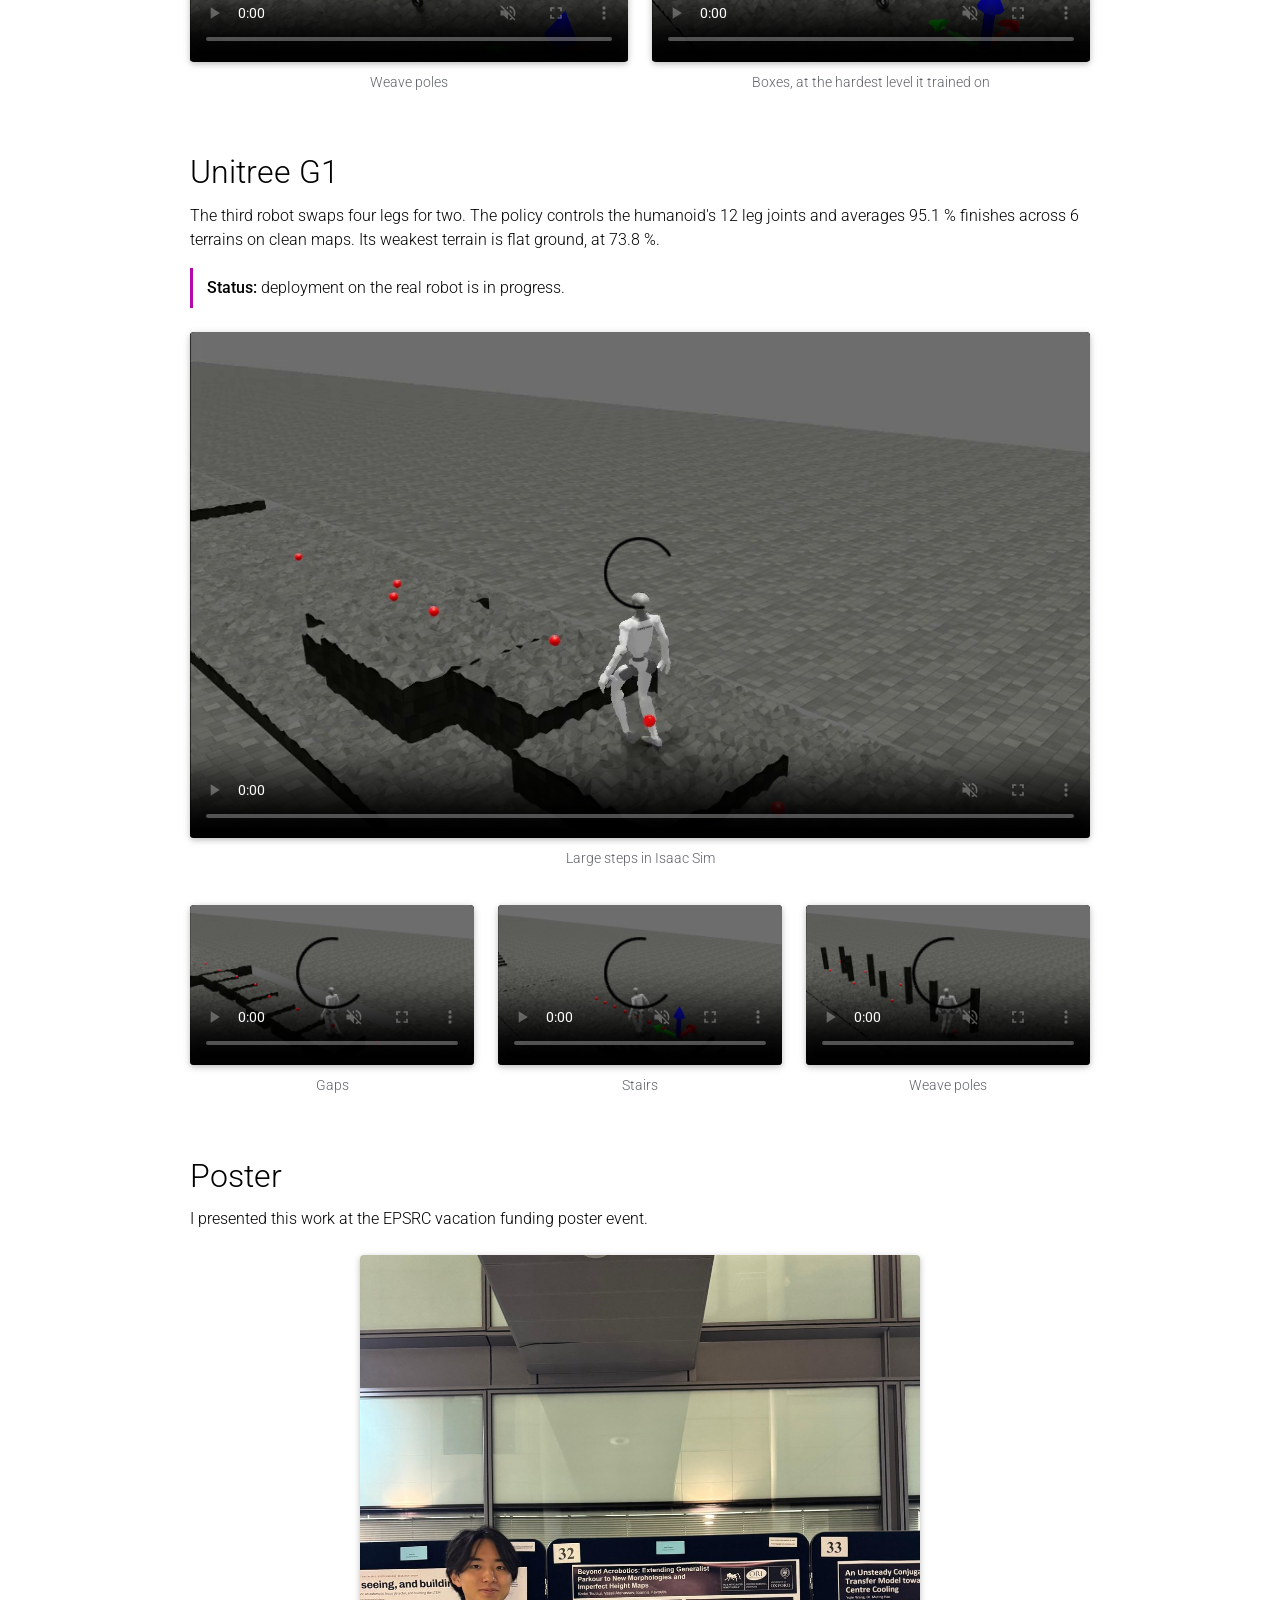
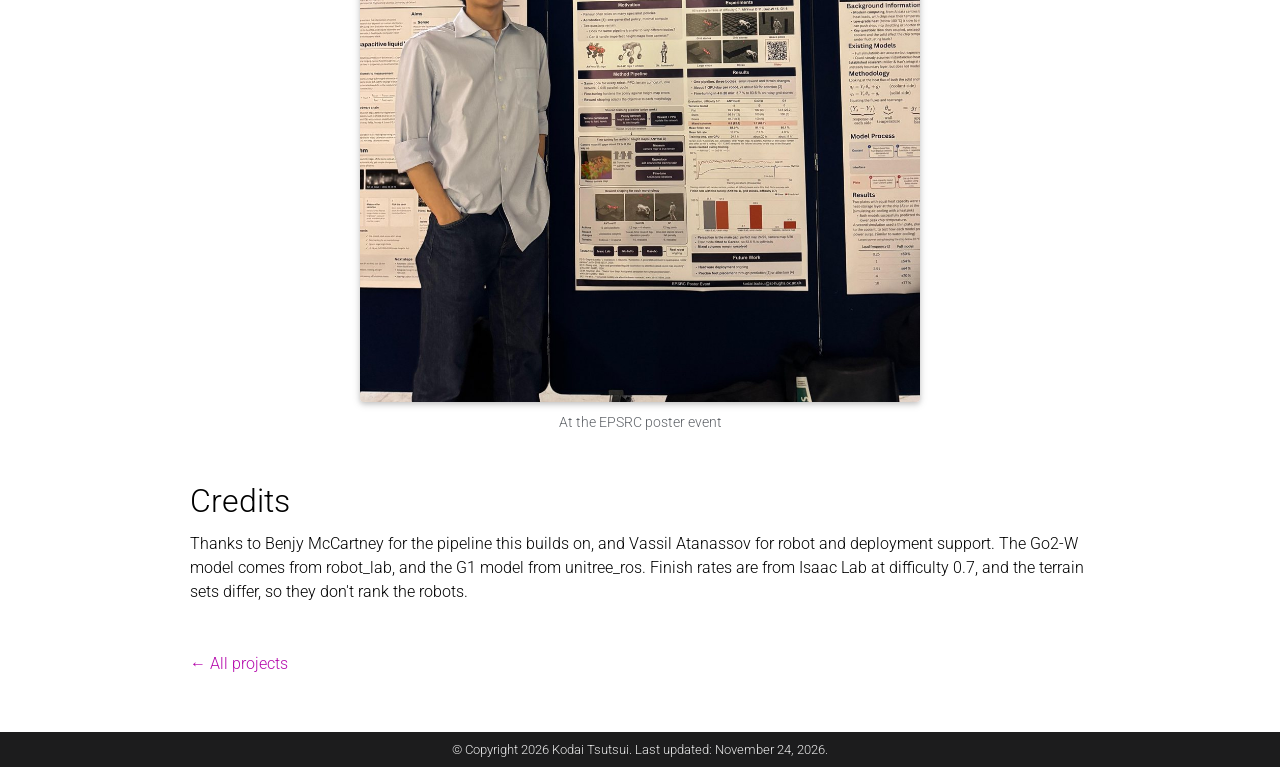
<file: projects/beyond-acrobotics.html>
<!doctype html>
<html lang="en">
<head>
  <meta charset="utf-8">
  <meta name="viewport" content="width=device-width, initial-scale=1">
  <title>Beyond Acrobotics | Kodai Tsutsui</title>
  <meta name="description" content="Extending the Acrobotics generalist parkour pipeline to new robot bodies and imperfect height maps, on ANYmal D, Unitree Go2-W and Unitree G1.">
  <link rel="preconnect" href="https://fonts.googleapis.com">
  <link rel="preconnect" href="https://fonts.gstatic.com" crossorigin>
  <link href="https://fonts.googleapis.com/css2?family=Roboto:wght@300;400;500&display=swap" rel="stylesheet">
  <link rel="stylesheet" href="../assets/css/style.css">
  <script src="../assets/js/site.js"></script>
</head>
<body>
  <nav class="navbar">
    <div class="navbar-inner">
      <a class="brand" href="../index.html">Kodai Tsutsui</a>
      <ul class="tabs">
        <li><a href="../index.html">about</a></li>
        <li><a href="../cv.html">cv</a></li>
        <li><a href="../projects.html" aria-current="true">projects</a></li>
      </ul>
      <button class="theme-toggle" type="button" aria-label="Toggle dark mode">
        <svg class="icon-moon" viewBox="0 0 24 24" aria-hidden="true"><path d="M21 14.5A9 9 0 0 1 9.5 3a9 9 0 1 0 11.5 11.5z"/></svg>
        <svg class="icon-sun" viewBox="0 0 24 24" aria-hidden="true"><circle cx="12" cy="12" r="5"/><path d="M11 1h2v4h-2zM11 19h2v4h-2zM1 11h4v2H1zM19 11h4v2h-4zM4.2 2.8l2.8 2.8-1.4 1.4-2.8-2.8zM18.4 17l2.8 2.8-1.4 1.4-2.8-2.8zM2.8 19.8L5.6 17 7 18.4l-2.8 2.8zM17 5.6l2.8-2.8 1.4 1.4L18.4 7z"/></svg>
      </button>
    </div>
  </nav>

  <main>
    <h1>Beyond Acrobotics</h1>
    <p class="subtitle">Extending generalist parkour to new morphologies and imperfect height maps.</p>

    <h2 id="overview">Overview</h2>
    <p>This is my research internship in the Articulated Robotics Group at the Oxford Robotics Institute, supervised by Ioannis Havoutis. It extends <a href="https://arxiv.org/abs/2509.02727">Acrobotics</a>, which trains one generalist parkour policy with minimal compute, and Benjy McCartney's 2025-26 project, which added sparse terrain and ran a policy on a real ANYmal.</p>
    <p>I'm asking two questions: does the same pipeline transfer to very different robots, and can it handle the imperfect height maps that real depth cameras produce?</p>
    <p class="status"><strong>Status:</strong> the ANYmal D policy has been successfully deployed on the real robot, and G1 deployment is in progress. The results below are from simulation.</p>

    <div class="cards">
      <a class="card" href="#anymal">
        <img src="../assets/img/projects/anymal.jpg" alt="ANYmal D quadruped crossing stepping stones in simulation" width="800" height="450">
        <div class="card-body">
          <h3>ANYmal D</h3>
          <p>Fine-tuning for real height maps</p>
        </div>
      </a>
      <a class="card" href="#go2w">
        <img src="../assets/img/projects/go2w.jpg" alt="Unitree Go2-W wheeled quadruped on stairs in simulation" width="800" height="450">
        <div class="card-body">
          <h3>Unitree Go2-W</h3>
          <p>Legs and wheels</p>
        </div>
      </a>
      <a class="card" href="#g1">
        <img src="../assets/img/projects/g1.jpg" alt="Unitree G1 humanoid walking between poles in simulation" width="800" height="450">
        <div class="card-body">
          <h3>Unitree G1</h3>
          <p>From four legs to two</p>
        </div>
      </a>
    </div>

    <h2 id="method">Training</h2>
    <p>Every robot uses the same core from Acrobotics: PPO with a terrain curriculum, and one policy network that maps a height scan and the body state to joint targets, trained on 2,048 robots in parallel. Each new body needed only small reward and terrain changes, and about one GPU-day of training.</p>
    <figure>
      <img class="diagram" src="../assets/img/projects/beyond-acrobotics/training-pipeline.png" alt="Diagram of the shared training pipeline: terrain curriculum, policy network from height scan and body state to joint targets, and reward plus PPO, repeated for 25,000 iterations" loading="lazy">
      <figcaption>The shared training pipeline, from prior work</figcaption>
    </figure>
    <figure>
      <img class="diagram" src="../assets/img/projects/beyond-acrobotics/goals-reached.png" alt="Line plot of the share of goals reached during training for ANYmal D, Go2-W and G1, with a dip and recovery for ANYmal D at the start of fine-tuning" loading="lazy">
      <figcaption>Goals reached during training. This is a training statistic, with random actions, pushes, all difficulty levels and a 20 s limit, not a success rate.</figcaption>
    </figure>

    <h2 id="anymal">ANYmal D</h2>
    <p>A policy trained on a perfect height map failed on the map built from depth cameras, because the camera map partly fills the gaps beside stones. I measured these errors in Gazebo, trained a learned noise model on them, and fine-tuned the policy on that model.</p>
    <p>On grid stones with the simulated errors, finishes rose from 3.7 % to 83.6 %. In Gazebo the fine-tuned policy still does much better on a perfect map than on the camera map, so perception is still the main gap. On clean maps it averages 88.0 % finishes across 11 terrains, though mixed columns remain unsolved.</p>
    <figure>
      <img class="diagram" src="../assets/img/projects/beyond-acrobotics/finetune-finish-rate.png" alt="Bar chart of ANYmal D finish rates on grid stones before and after fine-tuning: 98.6 and 97.2 percent on a clean map, 3.7 and 83.6 percent with the error model, and 0 of 3 and 9 of 35 in Gazebo with the camera map" loading="lazy">
      <figcaption>Finish rate on grid stones before and after fine-tuning, at difficulty 0.7</figcaption>
    </figure>
    <p class="status"><strong>Status:</strong> successfully deployed on the real ANYmal D over stairs and stepping stones.</p>
    <figure>
      <video src="../assets/video/anymal/mapnoise_grid_stones_d0.7.mp4" poster="../assets/img/posters/anymal/mapnoise_grid_stones_d0.7.jpg" controls muted loop playsinline preload="none" aria-label="Fine-tuned ANYmal D policy on grid stones in Isaac Sim"></video>
      <figcaption>Fine-tuned policy on grid stones in Isaac Sim, with a clean map. Red dots are goal waypoints, and the clip jumps when an episode restarts.</figcaption>
    </figure>
    <div class="gallery">
      <figure>
        <video src="../assets/video/anymal/s42_cattle_grid_d0.7.mp4" poster="../assets/img/posters/anymal/s42_cattle_grid_d0.7.jpg" controls muted loop playsinline preload="none" aria-label="ANYmal D on a cattle grid"></video>
        <figcaption>Cattle grid, base policy</figcaption>
      </figure>
      <figure>
        <video src="../assets/video/anymal/s42_mixed_columns_d0.7.mp4" poster="../assets/img/posters/anymal/s42_mixed_columns_d0.7.jpg" controls muted loop playsinline preload="none" aria-label="ANYmal D on mixed columns"></video>
        <figcaption>Mixed columns, base policy</figcaption>
      </figure>
      <figure>
        <video src="../assets/video/anymal/s42_gaps_d0.7.mp4" poster="../assets/img/posters/anymal/s42_gaps_d0.7.jpg" controls muted loop playsinline preload="none" aria-label="ANYmal D on gaps"></video>
        <figcaption>Gaps, base policy</figcaption>
      </figure>
      <figure>
        <video src="../assets/video/anymal/s42_weave_poles_d0.7.mp4" poster="../assets/img/posters/anymal/s42_weave_poles_d0.7.jpg" controls muted loop playsinline preload="none" aria-label="ANYmal D on weave poles"></video>
        <figcaption>Weave poles, base policy</figcaption>
      </figure>
    </div>

    <h2 id="go2w">Unitree Go2-W</h2>
    <p>I moved the same pipeline onto a much smaller quadruped with wheels for feet. The policy controls both the legs and the wheels, and averages 91.1 % finishes across 15 terrains on clean maps, with mixed columns again unsolved.</p>
    <p class="status"><strong>Status:</strong> simulation only so far.</p>
    <figure>
      <video src="../assets/video/go2w/go2w_stairs_up_down_d0.7.mp4" poster="../assets/img/posters/go2w/go2w_stairs_up_down_d0.7.jpg" controls muted loop playsinline preload="none" aria-label="Go2-W on stairs going up and down"></video>
      <figcaption>Stairs in Isaac Sim</figcaption>
    </figure>
    <div class="gallery">
      <figure>
        <video src="../assets/video/go2w/go2w_inclined_boxes_d0.7.mp4" poster="../assets/img/posters/go2w/go2w_inclined_boxes_d0.7.jpg" controls muted loop playsinline preload="none" aria-label="Go2-W on inclined boxes"></video>
        <figcaption>Inclined boxes</figcaption>
      </figure>
      <figure>
        <video src="../assets/video/go2w/go2w_gaps_d0.7.mp4" poster="../assets/img/posters/go2w/go2w_gaps_d0.7.jpg" controls muted loop playsinline preload="none" aria-label="Go2-W on gaps"></video>
        <figcaption>Gaps</figcaption>
      </figure>
      <figure>
        <video src="../assets/video/go2w/go2w_weave_poles_d0.7.mp4" poster="../assets/img/posters/go2w/go2w_weave_poles_d0.7.jpg" controls muted loop playsinline preload="none" aria-label="Go2-W on weave poles"></video>
        <figcaption>Weave poles</figcaption>
      </figure>
      <figure>
        <video src="../assets/video/go2w/go2w_boxes_d1.0.mp4" poster="../assets/img/posters/go2w/go2w_boxes_d1.0.jpg" controls muted loop playsinline preload="none" aria-label="Go2-W on boxes at the hardest trained difficulty"></video>
        <figcaption>Boxes, at the hardest level it trained on</figcaption>
      </figure>
    </div>

    <h2 id="g1">Unitree G1</h2>
    <p>The third robot swaps four legs for two. The policy controls the humanoid's 12 leg joints and averages 95.1 % finishes across 6 terrains on clean maps. Its weakest terrain is flat ground, at 73.8 %.</p>
    <p class="status"><strong>Status:</strong> deployment on the real robot is in progress.</p>
    <figure>
      <video src="../assets/video/g1/g1_v2_large_steps_d0.7.mp4" poster="../assets/img/posters/g1/g1_v2_large_steps_d0.7.jpg" controls muted loop playsinline preload="none" aria-label="G1 humanoid on large steps"></video>
      <figcaption>Large steps in Isaac Sim</figcaption>
    </figure>
    <div class="gallery gallery-3">
      <figure>
        <video src="../assets/video/g1/g1_v2_gaps_d0.7.mp4" poster="../assets/img/posters/g1/g1_v2_gaps_d0.7.jpg" controls muted loop playsinline preload="none" aria-label="G1 humanoid on gaps"></video>
        <figcaption>Gaps</figcaption>
      </figure>
      <figure>
        <video src="../assets/video/g1/g1_v2_stairs_d0.7.mp4" poster="../assets/img/posters/g1/g1_v2_stairs_d0.7.jpg" controls muted loop playsinline preload="none" aria-label="G1 humanoid on stairs"></video>
        <figcaption>Stairs</figcaption>
      </figure>
      <figure>
        <video src="../assets/video/g1/g1_v2_weave_poles_d0.7.mp4" poster="../assets/img/posters/g1/g1_v2_weave_poles_d0.7.jpg" controls muted loop playsinline preload="none" aria-label="G1 humanoid on weave poles"></video>
        <figcaption>Weave poles</figcaption>
      </figure>
    </div>

    <h2 id="poster">Poster</h2>
    <p>I presented this work at the EPSRC vacation funding poster event.</p>
    <figure>
      <img class="narrow" src="../assets/img/projects/beyond-acrobotics/poster-event.jpg" alt="Kodai Tsutsui standing next to the Beyond Acrobotics poster at the EPSRC poster event" loading="lazy">
      <figcaption>At the EPSRC poster event</figcaption>
    </figure>

    <h2 id="credits">Credits</h2>
    <p>Thanks to Benjy McCartney for the pipeline this builds on, and Vassil Atanassov for robot and deployment support. The Go2-W model comes from robot_lab, and the G1 model from unitree_ros. Finish rates are from Isaac Lab at difficulty 0.7, and the terrain sets differ, so they don't rank the robots.</p>

    <a class="back" href="../projects.html">&larr; All projects</a>
  </main>

  <footer>&copy; Copyright 2026 Kodai Tsutsui. Last updated: November 24, 2026.</footer>
</body>
</html>
</file>
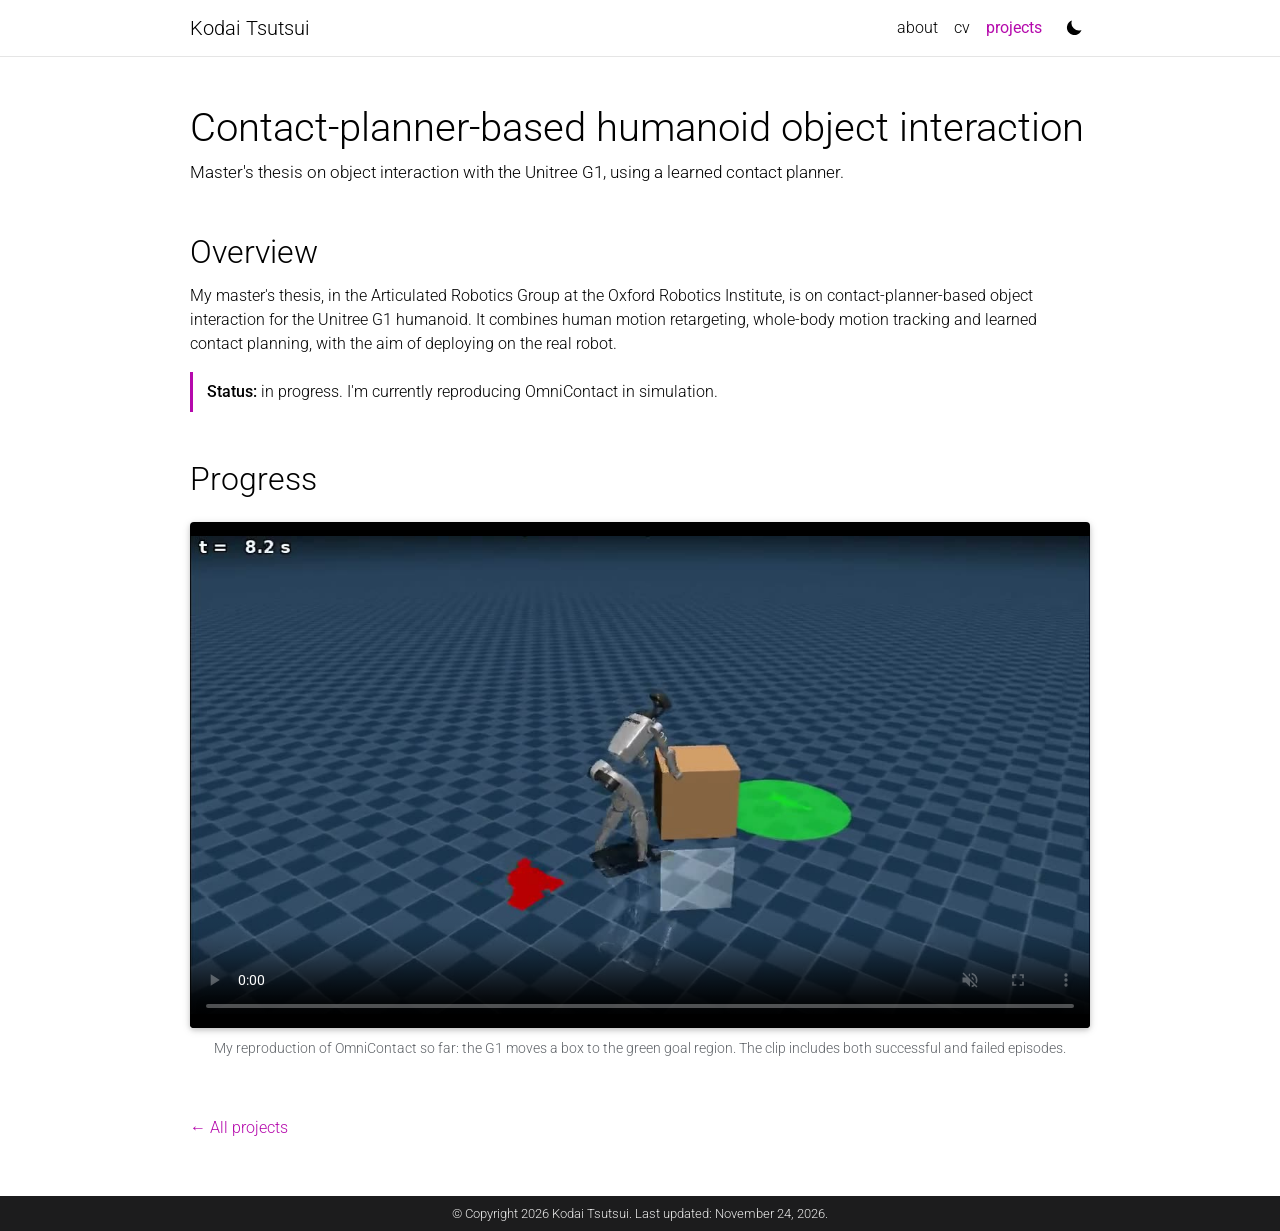
<file: projects/humanoid-object-interaction.html>
<!doctype html>
<html lang="en">
<head>
  <meta charset="utf-8">
  <meta name="viewport" content="width=device-width, initial-scale=1">
  <title>Contact-planner-based humanoid object interaction | Kodai Tsutsui</title>
  <meta name="description" content="Master's thesis on contact-planner-based object interaction with the Unitree G1 humanoid.">
  <link rel="preconnect" href="https://fonts.googleapis.com">
  <link rel="preconnect" href="https://fonts.gstatic.com" crossorigin>
  <link href="https://fonts.googleapis.com/css2?family=Roboto:wght@300;400;500&display=swap" rel="stylesheet">
  <link rel="stylesheet" href="../assets/css/style.css">
  <script src="../assets/js/site.js"></script>
</head>
<body>
  <nav class="navbar">
    <div class="navbar-inner">
      <a class="brand" href="../index.html">Kodai Tsutsui</a>
      <ul class="tabs">
        <li><a href="../index.html">about</a></li>
        <li><a href="../cv.html">cv</a></li>
        <li><a href="../projects.html" aria-current="true">projects</a></li>
      </ul>
      <button class="theme-toggle" type="button" aria-label="Toggle dark mode">
        <svg class="icon-moon" viewBox="0 0 24 24" aria-hidden="true"><path d="M21 14.5A9 9 0 0 1 9.5 3a9 9 0 1 0 11.5 11.5z"/></svg>
        <svg class="icon-sun" viewBox="0 0 24 24" aria-hidden="true"><circle cx="12" cy="12" r="5"/><path d="M11 1h2v4h-2zM11 19h2v4h-2zM1 11h4v2H1zM19 11h4v2h-4zM4.2 2.8l2.8 2.8-1.4 1.4-2.8-2.8zM18.4 17l2.8 2.8-1.4 1.4-2.8-2.8zM2.8 19.8L5.6 17 7 18.4l-2.8 2.8zM17 5.6l2.8-2.8 1.4 1.4L18.4 7z"/></svg>
      </button>
    </div>
  </nav>

  <main>
    <h1>Contact-planner-based humanoid object interaction</h1>
    <p class="subtitle">Master's thesis on object interaction with the Unitree G1, using a learned contact planner.</p>

    <h2 id="overview">Overview</h2>
    <p>My master's thesis, in the Articulated Robotics Group at the Oxford Robotics Institute, is on contact-planner-based object interaction for the Unitree G1 humanoid. It combines human motion retargeting, whole-body motion tracking and learned contact planning, with the aim of deploying on the real robot.</p>
    <p class="status"><strong>Status:</strong> in progress. I'm currently reproducing OmniContact in simulation.</p>

    <h2 id="progress">Progress</h2>
    <figure>
      <video src="../assets/video/thesis/omnicontact_reproduction.mp4" poster="../assets/img/posters/thesis/omnicontact_reproduction.jpg" controls muted loop playsinline preload="none" aria-label="Unitree G1 humanoid pushing a box towards a green goal region in simulation"></video>
      <figcaption>My reproduction of OmniContact so far: the G1 moves a box to the green goal region. The clip includes both successful and failed episodes.</figcaption>
    </figure>

    <a class="back" href="../projects.html">&larr; All projects</a>
  </main>

  <footer>&copy; Copyright 2026 Kodai Tsutsui. Last updated: November 24, 2026.</footer>
</body>
</html>
</file>
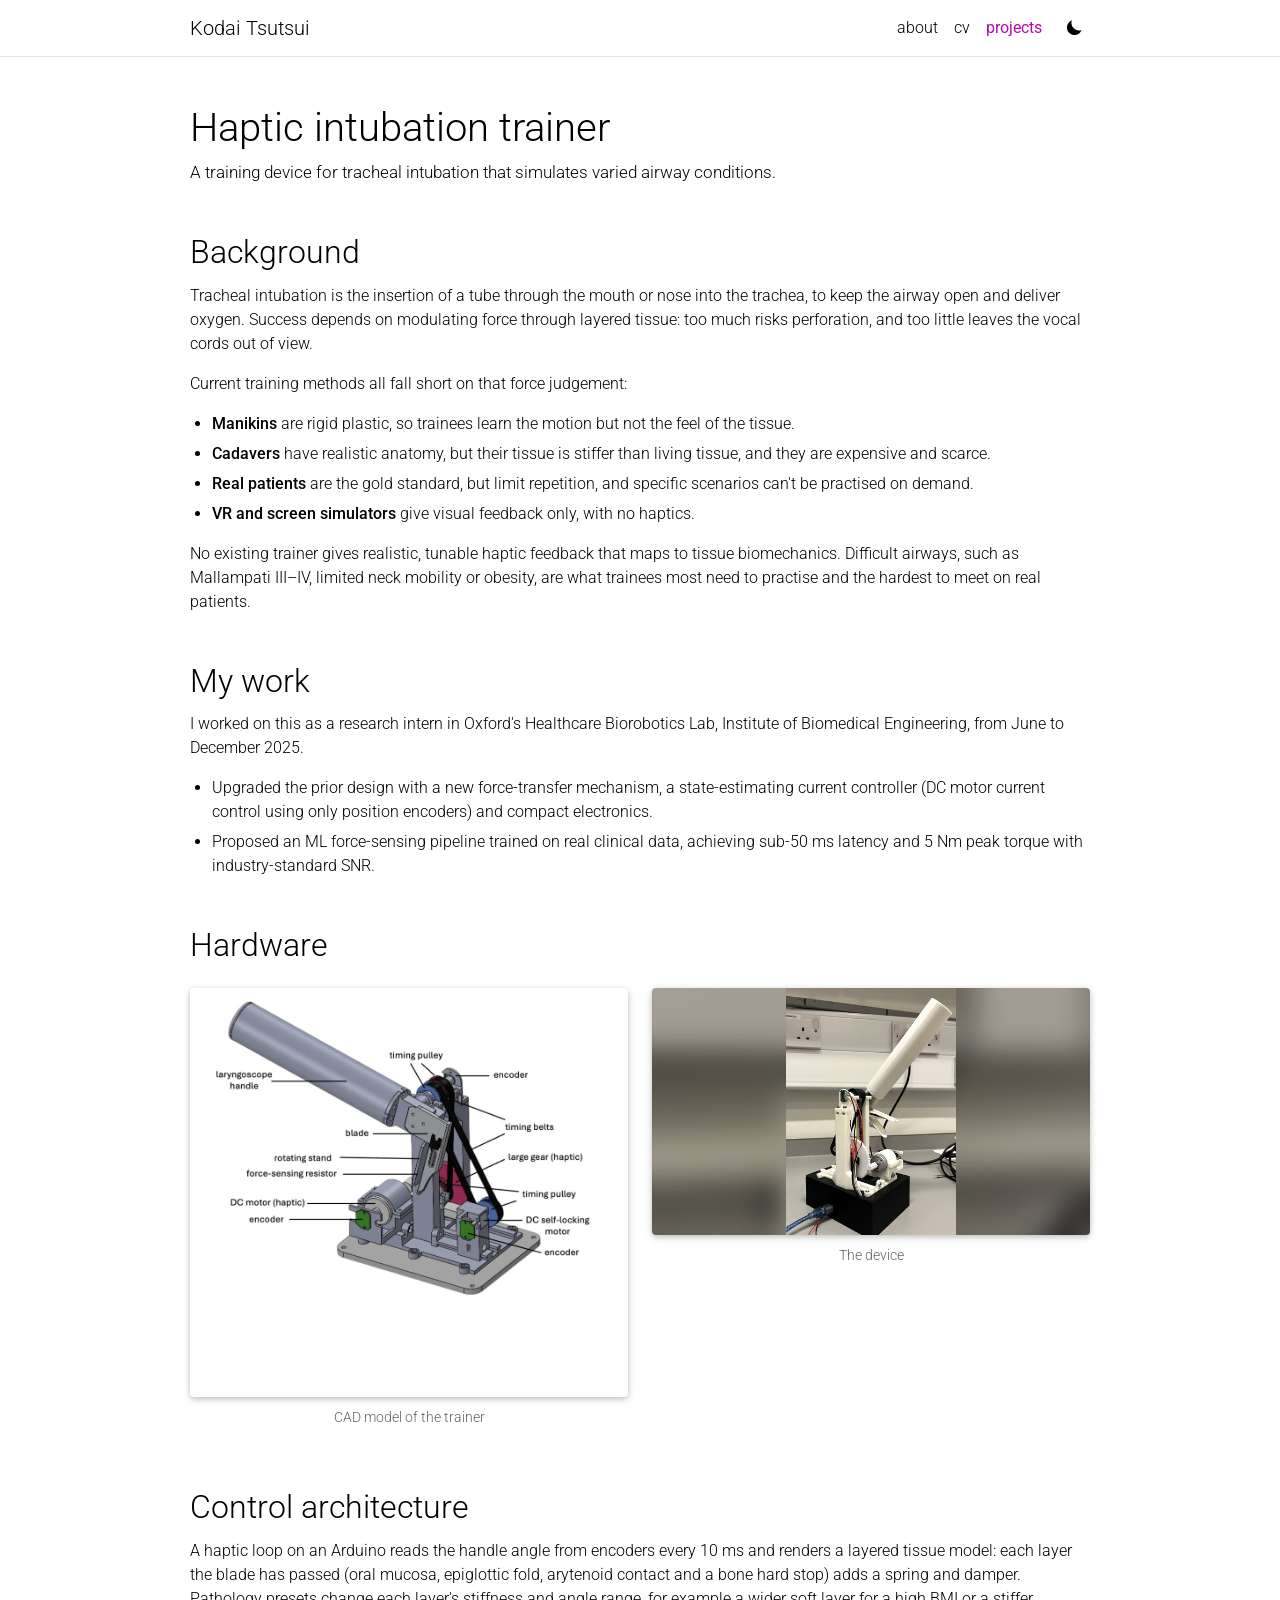
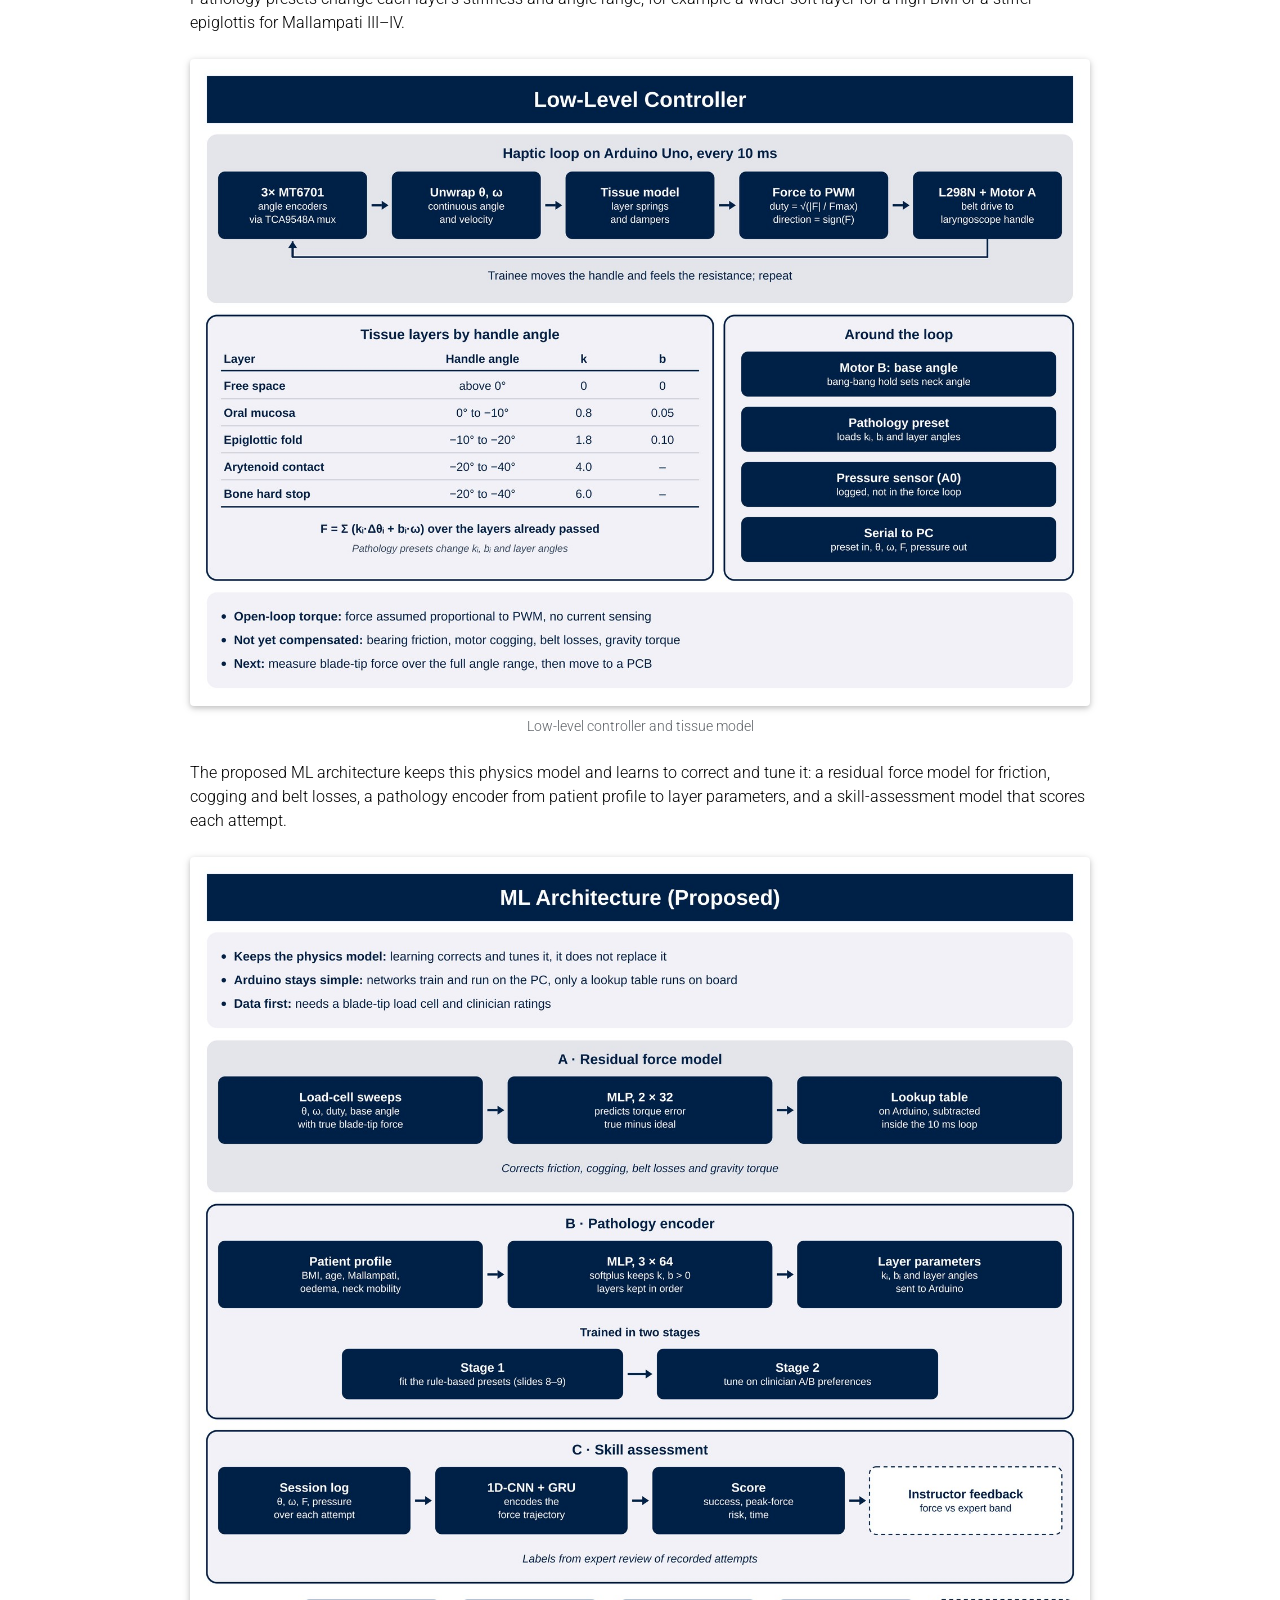
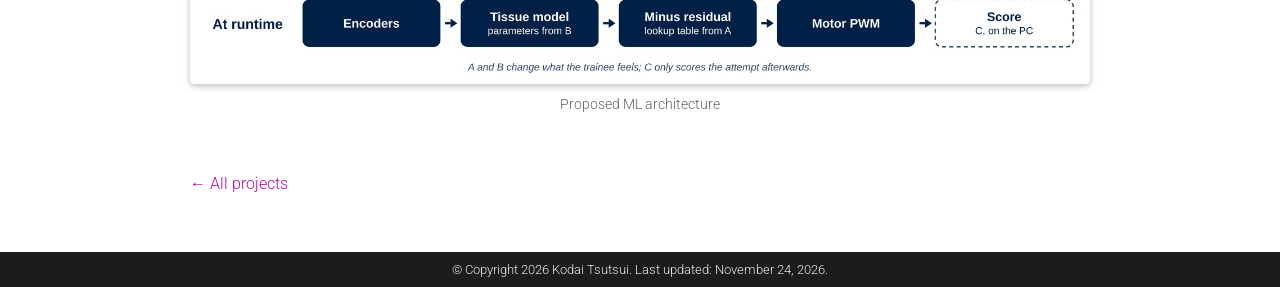
<file: projects/intubation.html>
<!doctype html>
<html lang="en">
<head>
  <meta charset="utf-8">
  <meta name="viewport" content="width=device-width, initial-scale=1">
  <title>Haptic intubation trainer | Kodai Tsutsui</title>
  <meta name="description" content="A haptic training device for tracheal intubation that simulates varied airway conditions.">
  <link rel="preconnect" href="https://fonts.googleapis.com">
  <link rel="preconnect" href="https://fonts.gstatic.com" crossorigin>
  <link href="https://fonts.googleapis.com/css2?family=Roboto:wght@300;400;500&display=swap" rel="stylesheet">
  <link rel="stylesheet" href="../assets/css/style.css">
  <script src="../assets/js/site.js"></script>
</head>
<body>
  <nav class="navbar">
    <div class="navbar-inner">
      <a class="brand" href="../index.html">Kodai Tsutsui</a>
      <ul class="tabs">
        <li><a href="../index.html">about</a></li>
        <li><a href="../cv.html">cv</a></li>
        <li><a href="../projects.html" aria-current="true">projects</a></li>
      </ul>
      <button class="theme-toggle" type="button" aria-label="Toggle dark mode">
        <svg class="icon-moon" viewBox="0 0 24 24" aria-hidden="true"><path d="M21 14.5A9 9 0 0 1 9.5 3a9 9 0 1 0 11.5 11.5z"/></svg>
        <svg class="icon-sun" viewBox="0 0 24 24" aria-hidden="true"><circle cx="12" cy="12" r="5"/><path d="M11 1h2v4h-2zM11 19h2v4h-2zM1 11h4v2H1zM19 11h4v2h-4zM4.2 2.8l2.8 2.8-1.4 1.4-2.8-2.8zM18.4 17l2.8 2.8-1.4 1.4-2.8-2.8zM2.8 19.8L5.6 17 7 18.4l-2.8 2.8zM17 5.6l2.8-2.8 1.4 1.4L18.4 7z"/></svg>
      </button>
    </div>
  </nav>

  <main>
    <h1>Haptic intubation trainer</h1>
    <p class="subtitle">A training device for tracheal intubation that simulates varied airway conditions.</p>

    <h2 id="background">Background</h2>
    <p>Tracheal intubation is the insertion of a tube through the mouth or nose into the trachea, to keep the airway open and deliver oxygen. Success depends on modulating force through layered tissue: too much risks perforation, and too little leaves the vocal cords out of view.</p>
    <p>Current training methods all fall short on that force judgement:</p>
    <ul>
      <li><strong>Manikins</strong> are rigid plastic, so trainees learn the motion but not the feel of the tissue.</li>
      <li><strong>Cadavers</strong> have realistic anatomy, but their tissue is stiffer than living tissue, and they are expensive and scarce.</li>
      <li><strong>Real patients</strong> are the gold standard, but limit repetition, and specific scenarios can't be practised on demand.</li>
      <li><strong>VR and screen simulators</strong> give visual feedback only, with no haptics.</li>
    </ul>
    <p>No existing trainer gives realistic, tunable haptic feedback that maps to tissue biomechanics. Difficult airways, such as Mallampati III&ndash;IV, limited neck mobility or obesity, are what trainees most need to practise and the hardest to meet on real patients.</p>

    <h2 id="overview">My work</h2>
    <p>I worked on this as a research intern in Oxford's Healthcare Biorobotics Lab, Institute of Biomedical Engineering, from June to December 2025.</p>
    <ul>
      <li>Upgraded the prior design with a new force-transfer mechanism, a state-estimating current controller (DC motor current control using only position encoders) and compact electronics.</li>
      <li>Proposed an ML force-sensing pipeline trained on real clinical data, achieving sub-50 ms latency and 5 Nm peak torque with industry-standard SNR.</li>
    </ul>

    <h2 id="hardware">Hardware</h2>
    <div class="gallery">
      <figure>
        <img class="diagram" src="../assets/img/projects/intubation/cad.jpg" alt="Annotated CAD model of the trainer: laryngoscope handle and blade on a rotating stand, driven by a haptic DC motor through timing belts, with encoders and a self-locking base motor" loading="lazy">
        <figcaption>CAD model of the trainer</figcaption>
      </figure>
      <figure>
        <img src="../assets/img/projects/intubation.jpg" alt="Haptic intubation training device with a belt-driven motor on a black base" loading="lazy">
        <figcaption>The device</figcaption>
      </figure>
    </div>

    <h2 id="control">Control architecture</h2>
    <p>A haptic loop on an Arduino reads the handle angle from encoders every 10 ms and renders a layered tissue model: each layer the blade has passed (oral mucosa, epiglottic fold, arytenoid contact and a bone hard stop) adds a spring and damper. Pathology presets change each layer's stiffness and angle range, for example a wider soft layer for a high BMI or a stiffer epiglottis for Mallampati III&ndash;IV.</p>
    <figure>
      <img class="diagram" src="../assets/img/projects/intubation/low-level-controller.jpg" alt="Diagram of the low-level controller: encoders, angle unwrapping, tissue model, force-to-PWM and motor driver in a 10 ms loop, with a table of tissue layers and their stiffness and damping" loading="lazy">
      <figcaption>Low-level controller and tissue model</figcaption>
    </figure>
    <p>The proposed ML architecture keeps this physics model and learns to correct and tune it: a residual force model for friction, cogging and belt losses, a pathology encoder from patient profile to layer parameters, and a skill-assessment model that scores each attempt.</p>
    <figure>
      <img class="diagram" src="../assets/img/projects/intubation/ml-architecture.jpg" alt="Diagram of the proposed ML architecture: a residual force model, a pathology encoder and a skill-assessment network around the runtime haptic loop" loading="lazy">
      <figcaption>Proposed ML architecture</figcaption>
    </figure>

    <a class="back" href="../projects.html">&larr; All projects</a>
  </main>

  <footer>&copy; Copyright 2026 Kodai Tsutsui. Last updated: November 24, 2026.</footer>
</body>
</html>
</file>
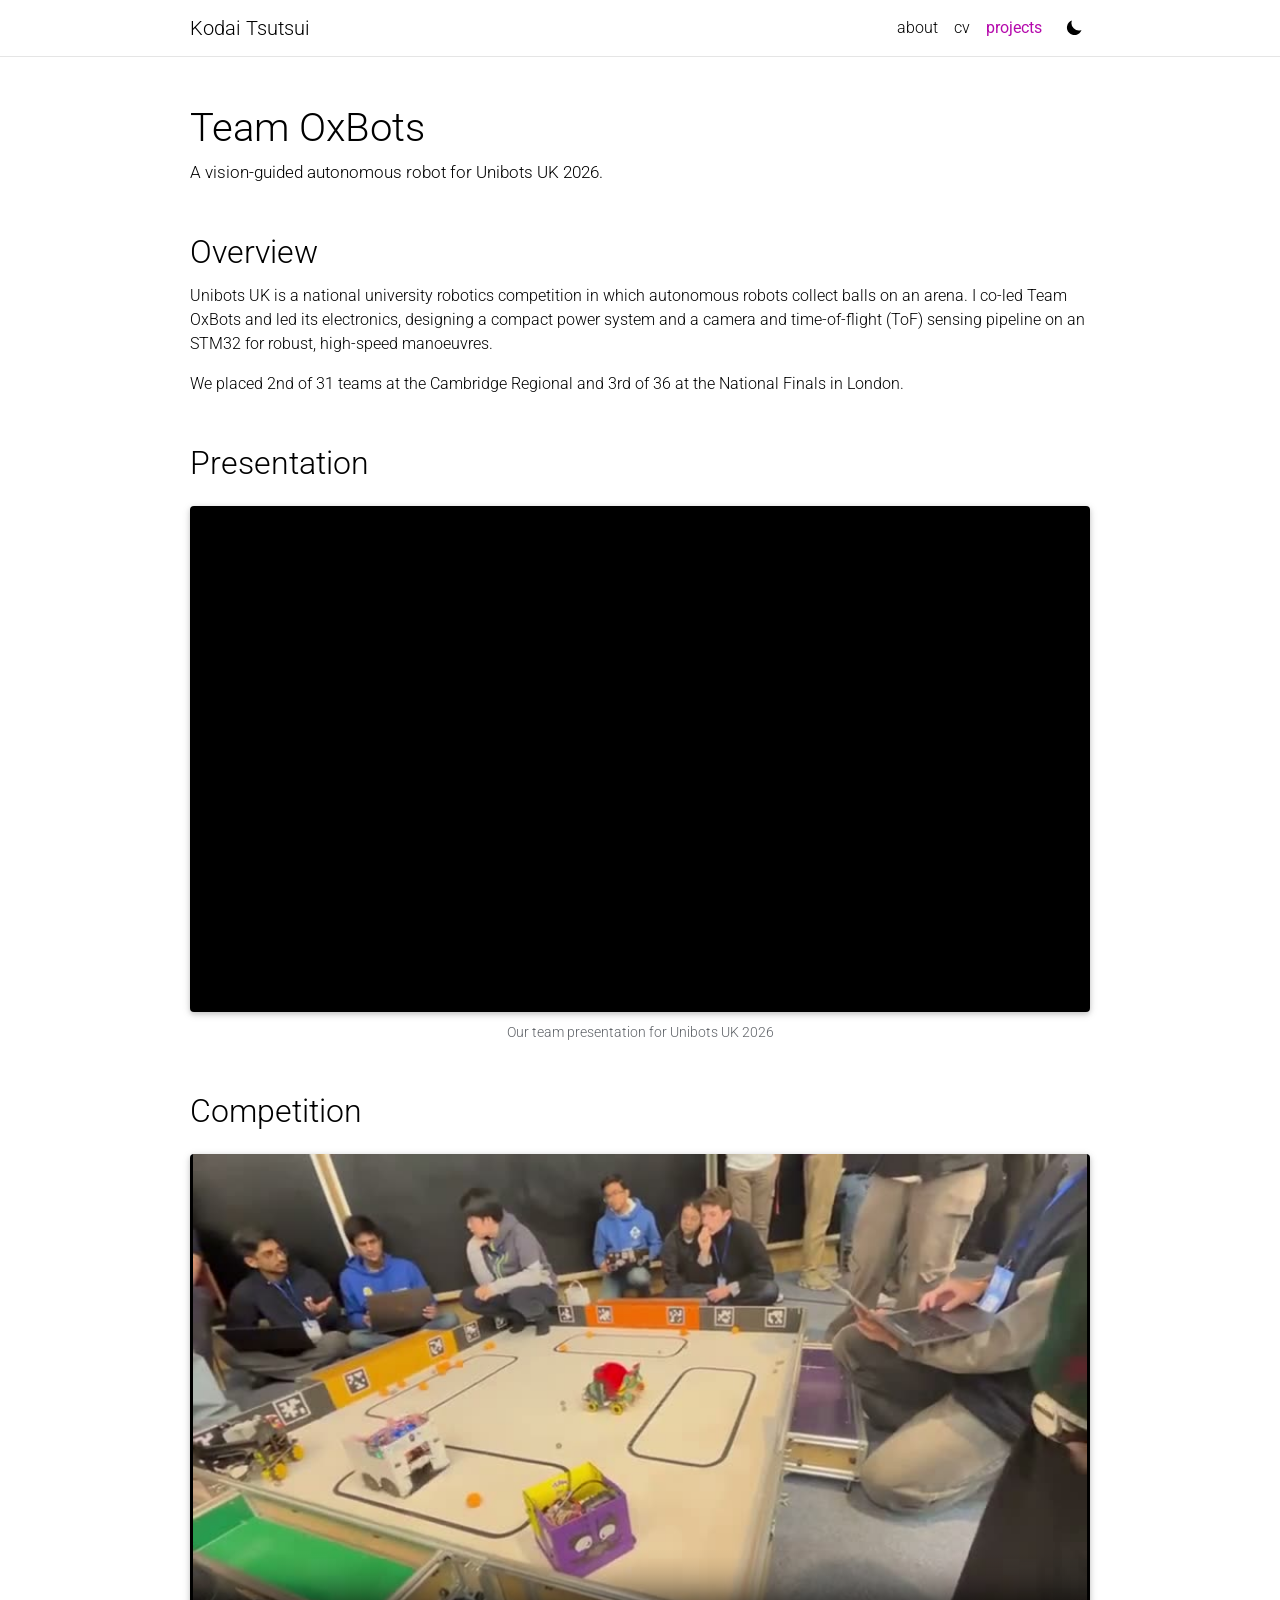
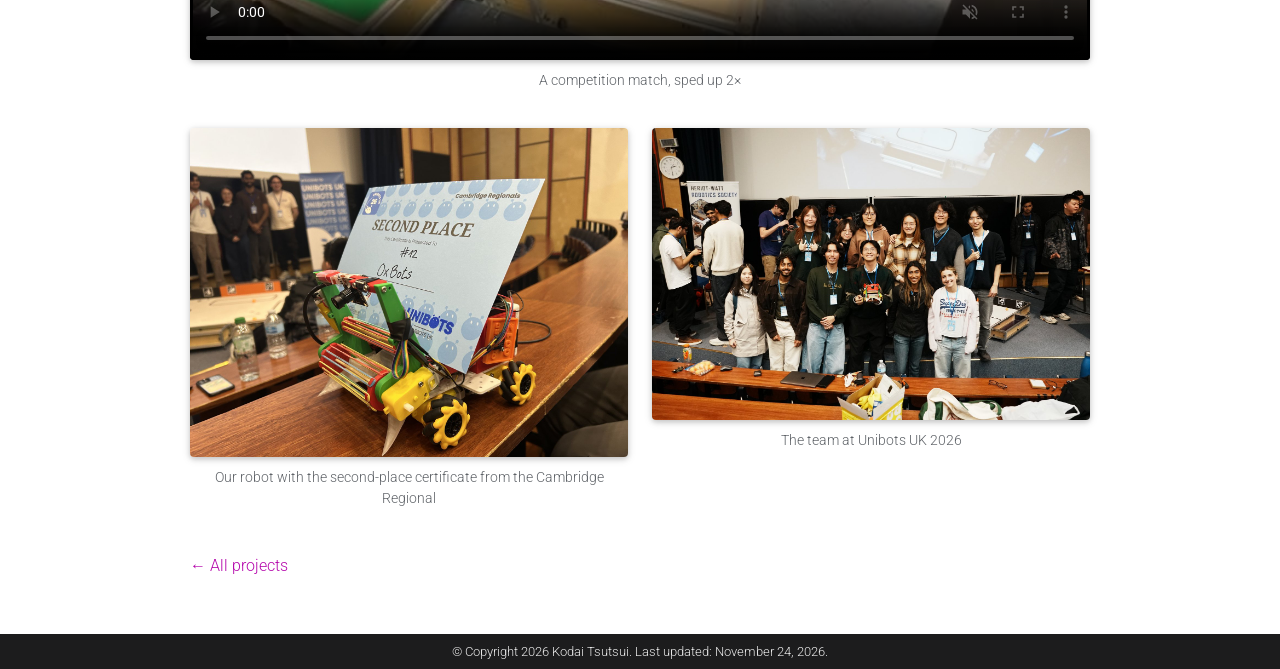
<file: projects/oxbots.html>
<!doctype html>
<html lang="en">
<head>
  <meta charset="utf-8">
  <meta name="viewport" content="width=device-width, initial-scale=1">
  <title>Team OxBots | Kodai Tsutsui</title>
  <meta name="description" content="Team OxBots, a vision-guided autonomous robot for Unibots UK 2026.">
  <link rel="preconnect" href="https://fonts.googleapis.com">
  <link rel="preconnect" href="https://fonts.gstatic.com" crossorigin>
  <link href="https://fonts.googleapis.com/css2?family=Roboto:wght@300;400;500&display=swap" rel="stylesheet">
  <link rel="stylesheet" href="../assets/css/style.css">
  <script src="../assets/js/site.js"></script>
</head>
<body>
  <nav class="navbar">
    <div class="navbar-inner">
      <a class="brand" href="../index.html">Kodai Tsutsui</a>
      <ul class="tabs">
        <li><a href="../index.html">about</a></li>
        <li><a href="../cv.html">cv</a></li>
        <li><a href="../projects.html" aria-current="true">projects</a></li>
      </ul>
      <button class="theme-toggle" type="button" aria-label="Toggle dark mode">
        <svg class="icon-moon" viewBox="0 0 24 24" aria-hidden="true"><path d="M21 14.5A9 9 0 0 1 9.5 3a9 9 0 1 0 11.5 11.5z"/></svg>
        <svg class="icon-sun" viewBox="0 0 24 24" aria-hidden="true"><circle cx="12" cy="12" r="5"/><path d="M11 1h2v4h-2zM11 19h2v4h-2zM1 11h4v2H1zM19 11h4v2h-4zM4.2 2.8l2.8 2.8-1.4 1.4-2.8-2.8zM18.4 17l2.8 2.8-1.4 1.4-2.8-2.8zM2.8 19.8L5.6 17 7 18.4l-2.8 2.8zM17 5.6l2.8-2.8 1.4 1.4L18.4 7z"/></svg>
      </button>
    </div>
  </nav>

  <main>
    <h1>Team OxBots</h1>
    <p class="subtitle">A vision-guided autonomous robot for Unibots UK 2026.</p>

    <h2 id="overview">Overview</h2>
    <p>Unibots UK is a national university robotics competition in which autonomous robots collect balls on an arena. I co-led Team OxBots and led its electronics, designing a compact power system and a camera and time-of-flight (ToF) sensing pipeline on an STM32 for robust, high-speed manoeuvres.</p>
    <p>We placed 2nd of 31 teams at the Cambridge Regional and 3rd of 36 at the National Finals in London.</p>

    <h2 id="presentation">Presentation</h2>
    <figure>
      <div class="embed">
        <iframe src="https://www.youtube-nocookie.com/embed/92dpD04Sr7Y" title="Oxford University Unibots Competition 2026 presentation" loading="lazy" allow="accelerometer; clipboard-write; encrypted-media; gyroscope; picture-in-picture; web-share" referrerpolicy="strict-origin-when-cross-origin" allowfullscreen></iframe>
      </div>
      <figcaption>Our team presentation for Unibots UK 2026</figcaption>
    </figure>

    <h2 id="competition">Competition</h2>
    <figure>
      <video src="../assets/video/oxbots/match.mp4" poster="../assets/img/posters/oxbots/match.jpg" controls muted loop playsinline preload="none" aria-label="A Unibots match on the competition arena"></video>
      <figcaption>A competition match, sped up 2&times;</figcaption>
    </figure>
    <div class="gallery">
      <figure>
        <img src="../assets/img/projects/oxbots/robot-second-place.jpg" alt="The OxBots robot with mecanum wheels and a ball-collecting roller, in front of the second-place certificate" loading="lazy">
        <figcaption>Our robot with the second-place certificate from the Cambridge Regional</figcaption>
      </figure>
      <figure>
        <img src="../assets/img/projects/oxbots/team.jpg" alt="Team OxBots and other competitors posing together in a lecture theatre, one holding the robot" loading="lazy">
        <figcaption>The team at Unibots UK 2026</figcaption>
      </figure>
    </div>

    <a class="back" href="../projects.html">&larr; All projects</a>
  </main>

  <footer>&copy; Copyright 2026 Kodai Tsutsui. Last updated: November 24, 2026.</footer>
</body>
</html>
</file>
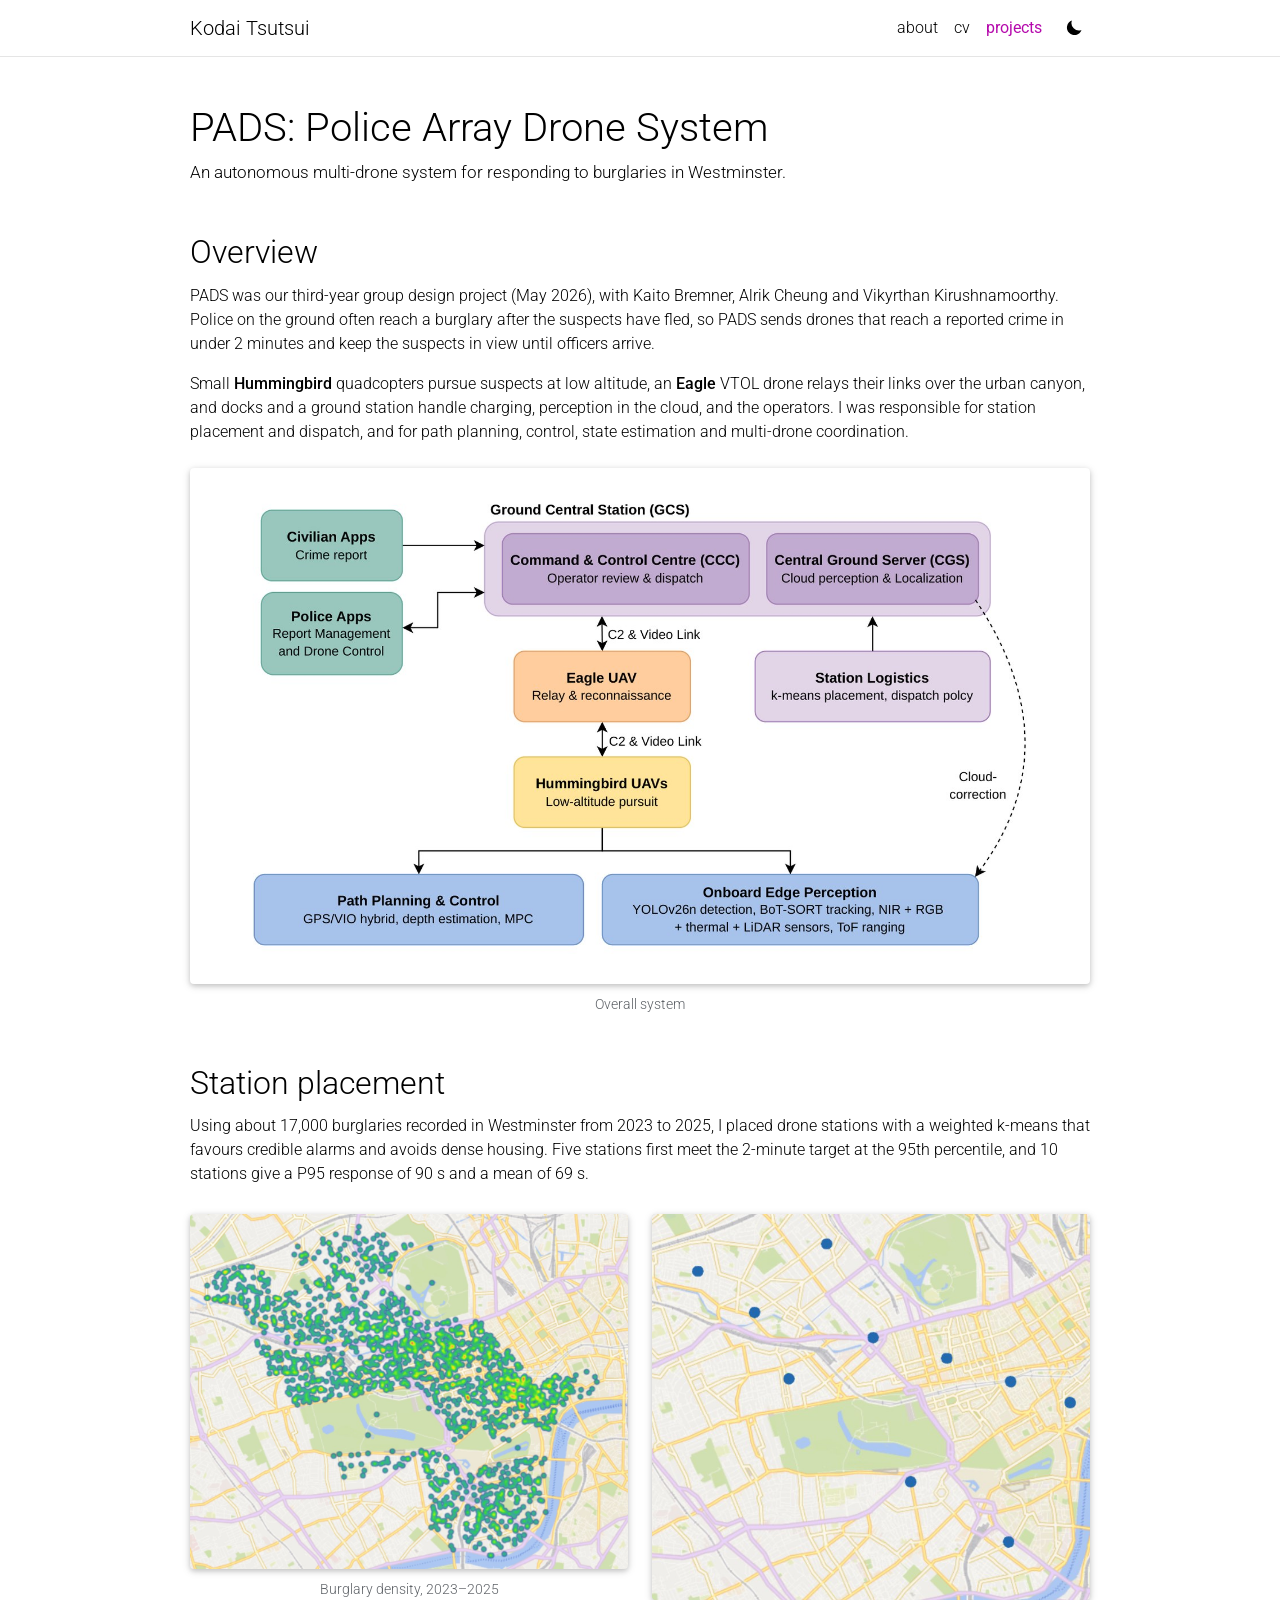
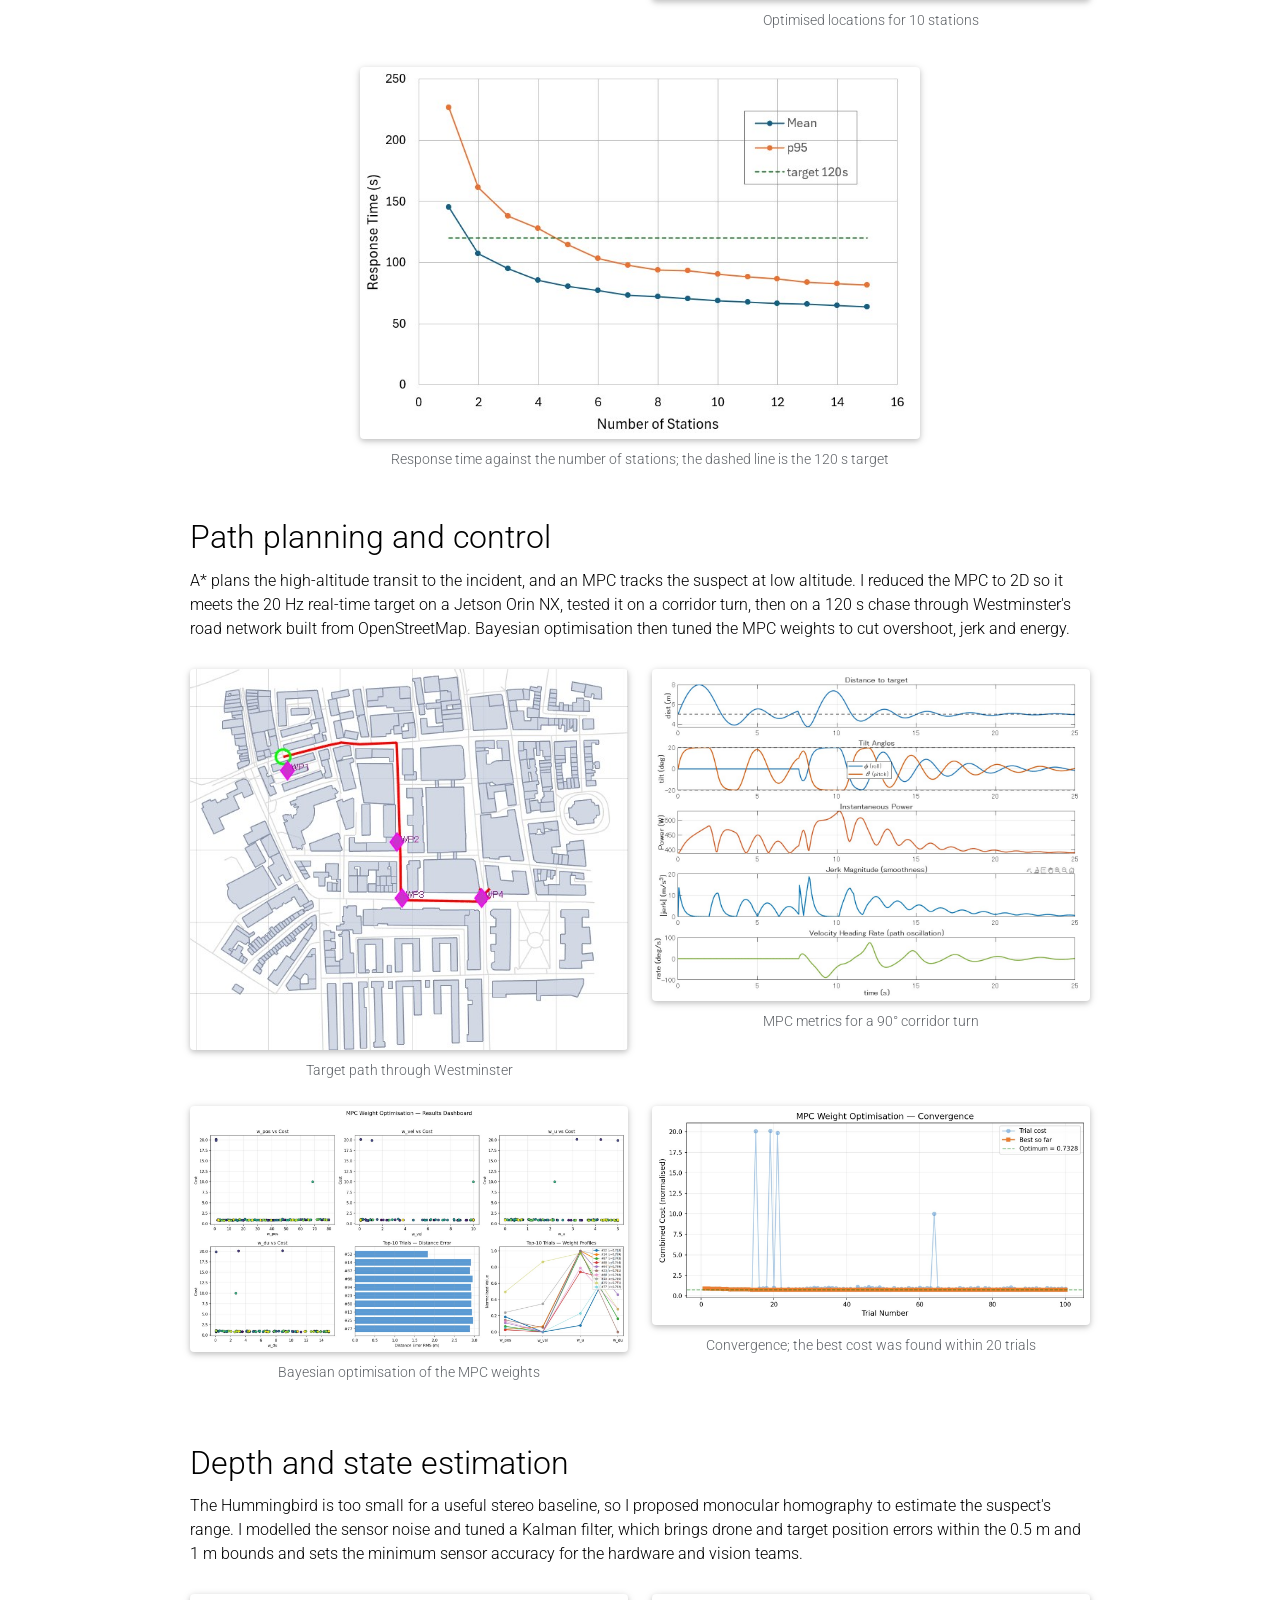
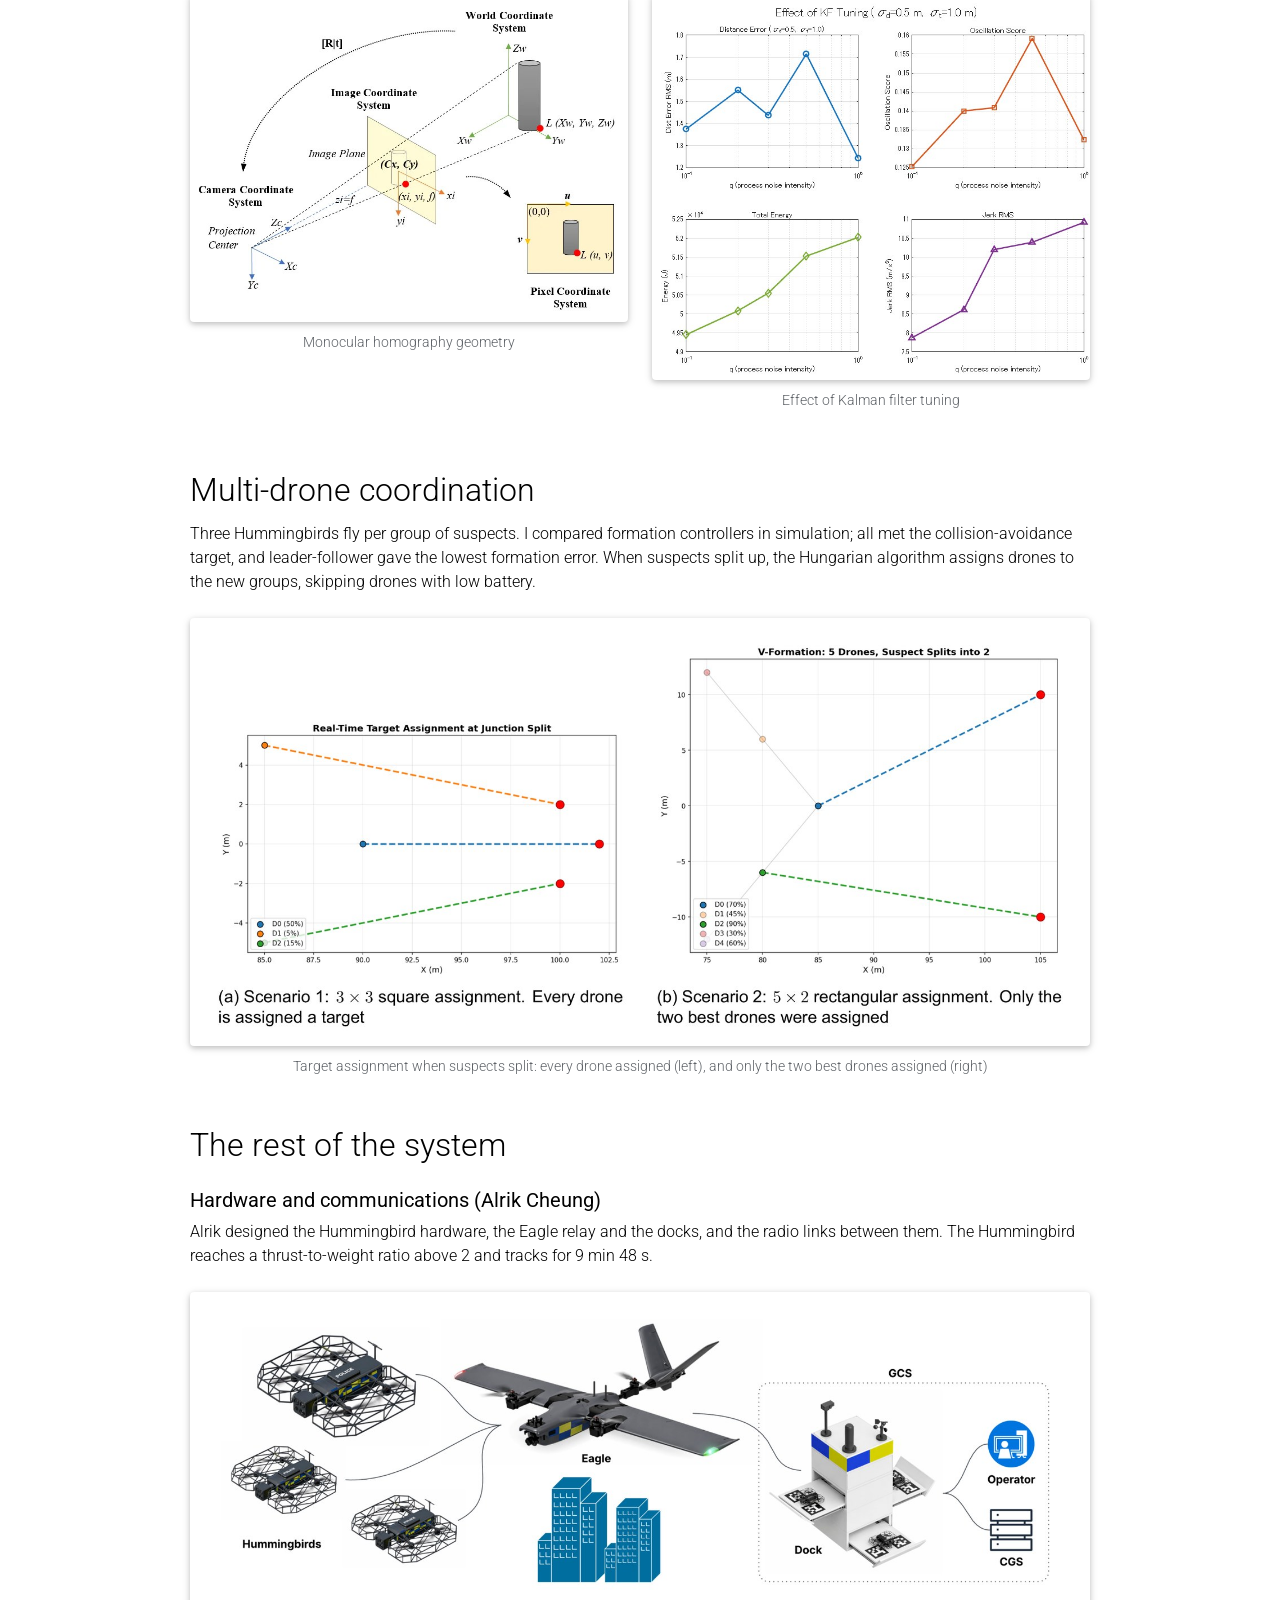
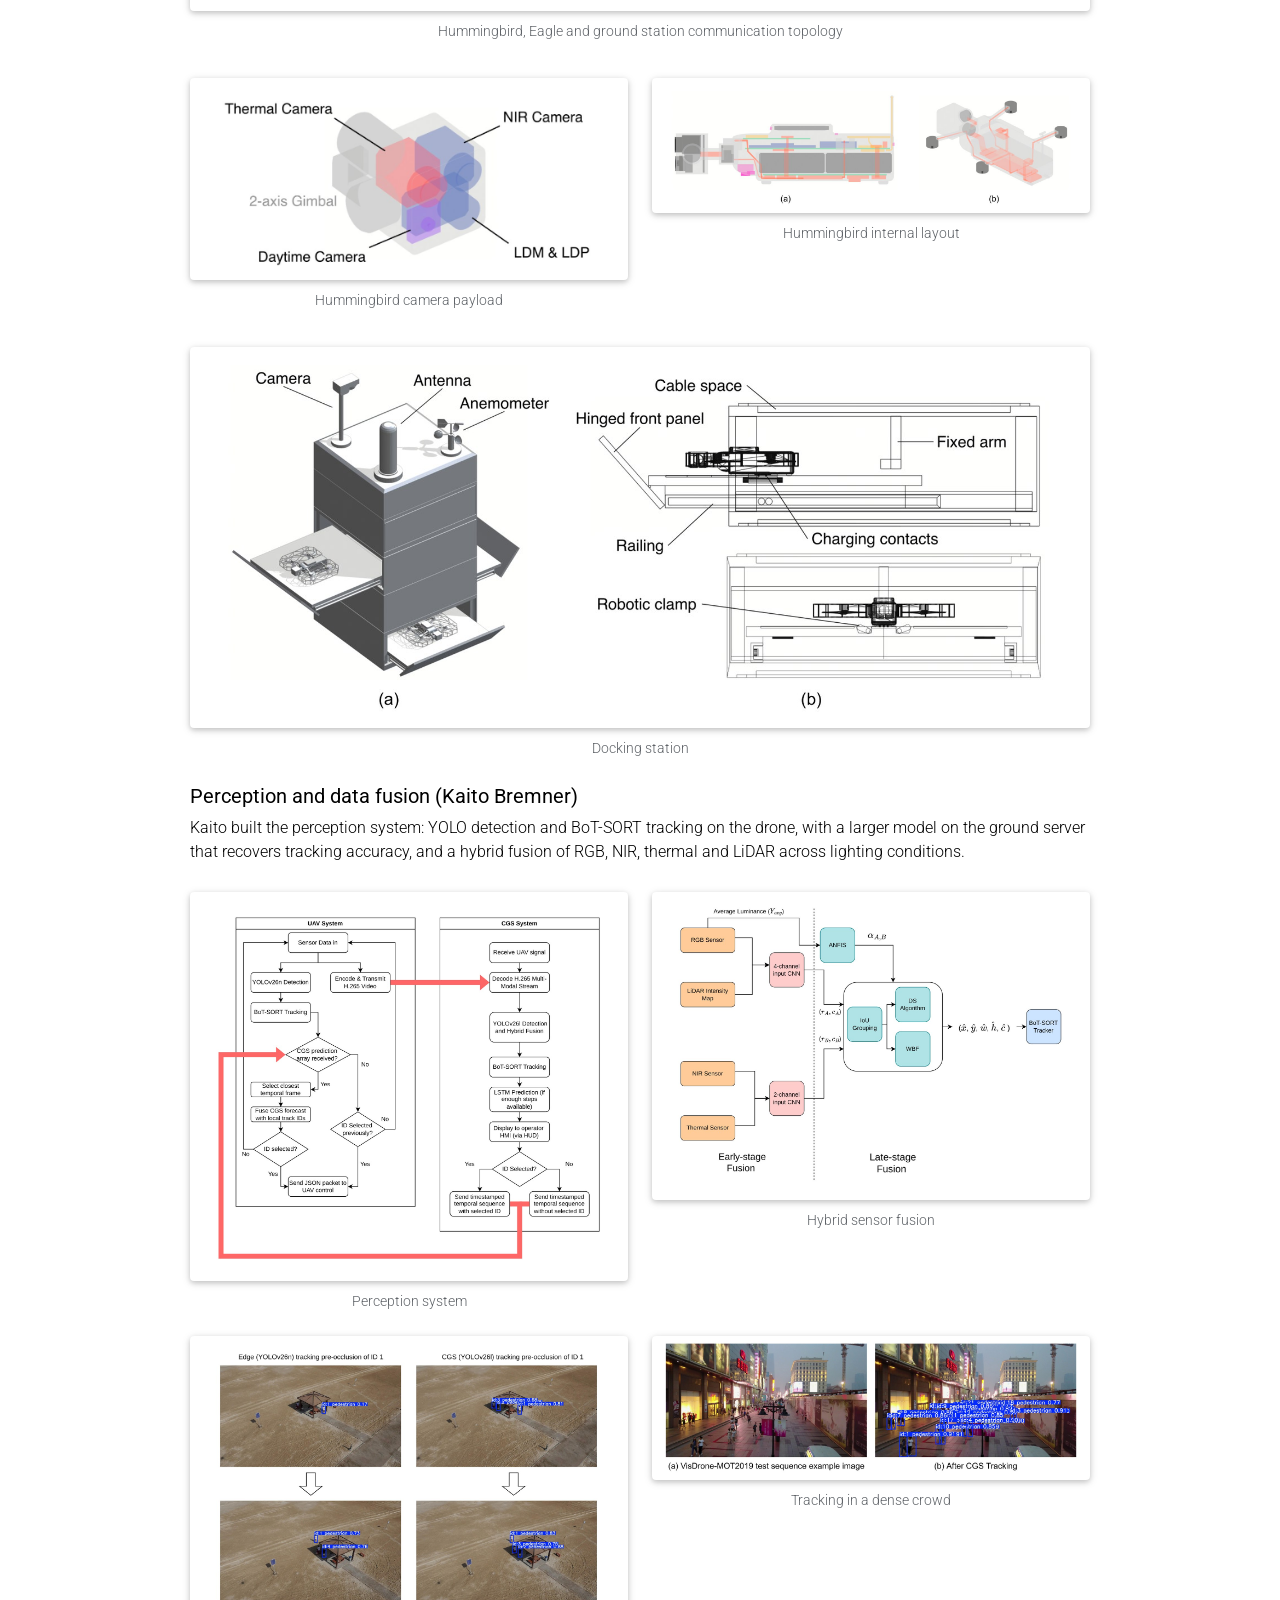
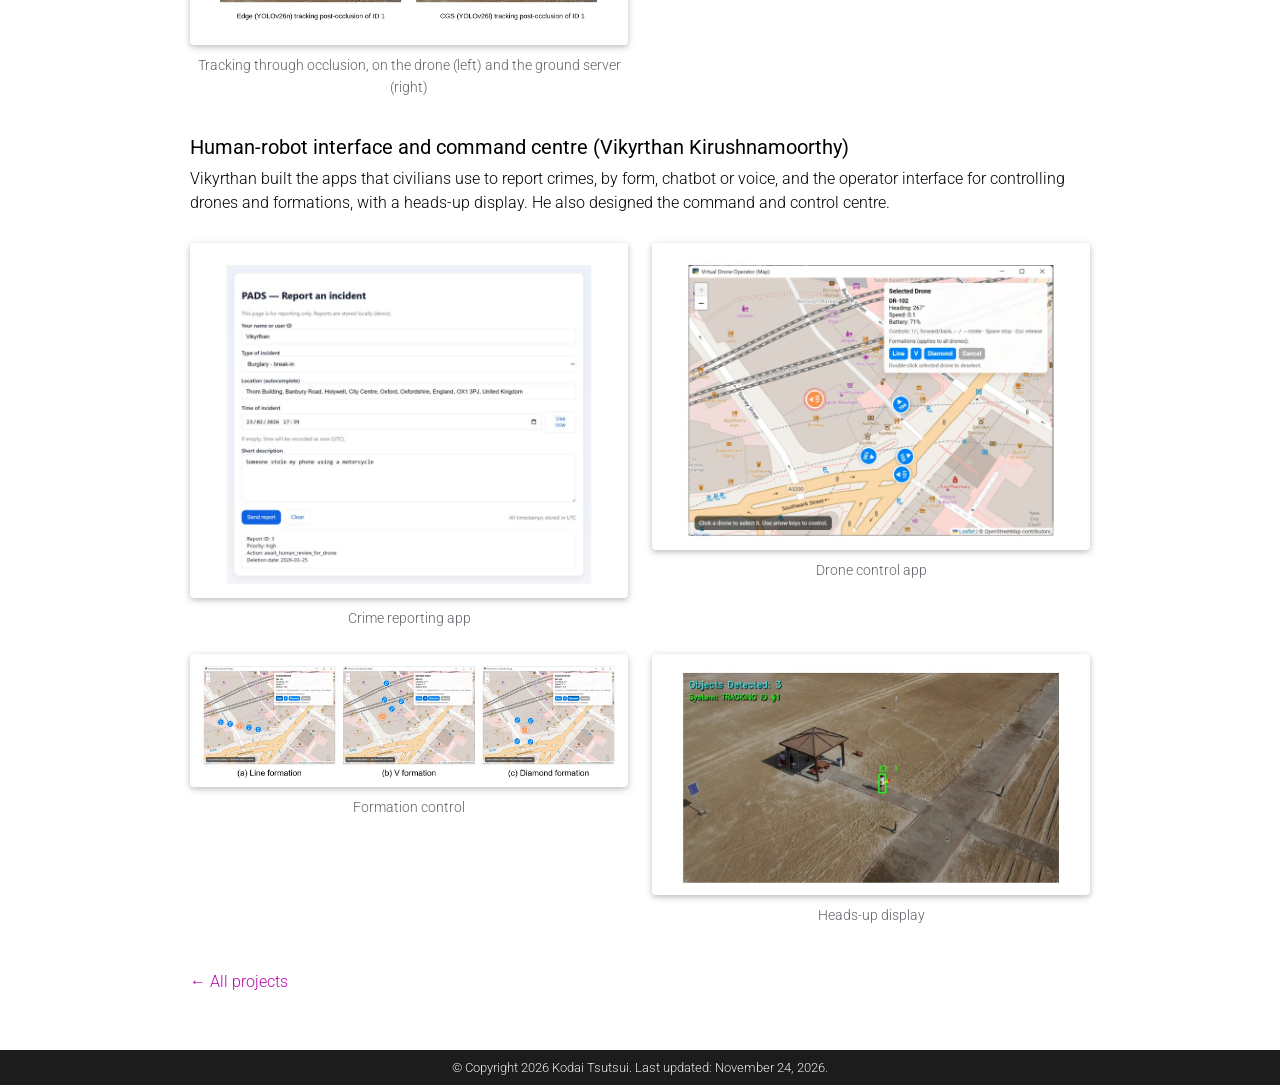
<file: projects/pads.html>
<!doctype html>
<html lang="en">
<head>
  <meta charset="utf-8">
  <meta name="viewport" content="width=device-width, initial-scale=1">
  <title>PADS: Police Array Drone System | Kodai Tsutsui</title>
  <meta name="description" content="PADS, a group design project for an autonomous multi-drone system for urban policing in Westminster.">
  <link rel="preconnect" href="https://fonts.googleapis.com">
  <link rel="preconnect" href="https://fonts.gstatic.com" crossorigin>
  <link href="https://fonts.googleapis.com/css2?family=Roboto:wght@300;400;500&display=swap" rel="stylesheet">
  <link rel="stylesheet" href="../assets/css/style.css">
  <script src="../assets/js/site.js"></script>
</head>
<body>
  <nav class="navbar">
    <div class="navbar-inner">
      <a class="brand" href="../index.html">Kodai Tsutsui</a>
      <ul class="tabs">
        <li><a href="../index.html">about</a></li>
        <li><a href="../cv.html">cv</a></li>
        <li><a href="../projects.html" aria-current="true">projects</a></li>
      </ul>
      <button class="theme-toggle" type="button" aria-label="Toggle dark mode">
        <svg class="icon-moon" viewBox="0 0 24 24" aria-hidden="true"><path d="M21 14.5A9 9 0 0 1 9.5 3a9 9 0 1 0 11.5 11.5z"/></svg>
        <svg class="icon-sun" viewBox="0 0 24 24" aria-hidden="true"><circle cx="12" cy="12" r="5"/><path d="M11 1h2v4h-2zM11 19h2v4h-2zM1 11h4v2H1zM19 11h4v2h-4zM4.2 2.8l2.8 2.8-1.4 1.4-2.8-2.8zM18.4 17l2.8 2.8-1.4 1.4-2.8-2.8zM2.8 19.8L5.6 17 7 18.4l-2.8 2.8zM17 5.6l2.8-2.8 1.4 1.4L18.4 7z"/></svg>
      </button>
    </div>
  </nav>

  <main>
    <h1>PADS: Police Array Drone System</h1>
    <p class="subtitle">An autonomous multi-drone system for responding to burglaries in Westminster.</p>

    <h2 id="overview">Overview</h2>
    <p>PADS was our third-year group design project (May 2026), with Kaito Bremner, Alrik Cheung and Vikyrthan Kirushnamoorthy. Police on the ground often reach a burglary after the suspects have fled, so PADS sends drones that reach a reported crime in under 2 minutes and keep the suspects in view until officers arrive.</p>
    <p>Small <strong>Hummingbird</strong> quadcopters pursue suspects at low altitude, an <strong>Eagle</strong> VTOL drone relays their links over the urban canyon, and docks and a ground station handle charging, perception in the cloud, and the operators. I was responsible for station placement and dispatch, and for path planning, control, state estimation and multi-drone coordination.</p>
    <figure>
      <img class="diagram" src="../assets/img/projects/pads/system-overview.jpg" alt="PADS system diagram: civilian and police apps, the ground central station, Eagle relay UAV, Hummingbird pursuit UAVs, onboard perception and path planning" loading="lazy">
      <figcaption>Overall system</figcaption>
    </figure>

    <h2 id="logistics">Station placement</h2>
    <p>Using about 17,000 burglaries recorded in Westminster from 2023 to 2025, I placed drone stations with a weighted k-means that favours credible alarms and avoids dense housing. Five stations first meet the 2-minute target at the 95th percentile, and 10 stations give a P95 response of 90 s and a mean of 69 s.</p>
    <div class="gallery">
      <figure>
        <img class="diagram" src="../assets/img/projects/pads/burglary-density.jpg" alt="Density map of burglary incidents across Westminster" loading="lazy">
        <figcaption>Burglary density, 2023&ndash;2025</figcaption>
      </figure>
      <figure>
        <img class="diagram" src="../assets/img/projects/pads/station-locations.jpg" alt="Map of Westminster with 10 optimised drone station locations" loading="lazy">
        <figcaption>Optimised locations for 10 stations</figcaption>
      </figure>
    </div>
    <figure>
      <img class="diagram narrow" src="../assets/img/projects/pads/response-time.jpg" alt="Plot of mean and P95 response time falling as the number of stations increases, against a 120 s target" loading="lazy">
      <figcaption>Response time against the number of stations; the dashed line is the 120 s target</figcaption>
    </figure>

    <h2 id="control">Path planning and control</h2>
    <p>A* plans the high-altitude transit to the incident, and an MPC tracks the suspect at low altitude. I reduced the MPC to 2D so it meets the 20 Hz real-time target on a Jetson Orin NX, tested it on a corridor turn, then on a 120 s chase through Westminster's road network built from OpenStreetMap. Bayesian optimisation then tuned the MPC weights to cut overshoot, jerk and energy.</p>
    <div class="gallery">
      <figure>
        <img class="diagram" src="../assets/img/projects/pads/city-target-path.jpg" alt="Westminster building map with a red target path through four waypoints" loading="lazy">
        <figcaption>Target path through Westminster</figcaption>
      </figure>
      <figure>
        <img class="diagram" src="../assets/img/projects/pads/mpc-2d-metrics.jpg" alt="Plots of distance to target, tilt angles, power, jerk and heading rate over a corridor turn" loading="lazy">
        <figcaption>MPC metrics for a 90&deg; corridor turn</figcaption>
      </figure>
    </div>
    <div class="gallery">
      <figure>
        <img class="diagram" src="../assets/img/projects/pads/bo-dashboard.jpg" alt="Dashboard of Bayesian optimisation trials for the MPC weights" loading="lazy">
        <figcaption>Bayesian optimisation of the MPC weights</figcaption>
      </figure>
      <figure>
        <img class="diagram" src="../assets/img/projects/pads/bo-convergence.jpg" alt="Convergence plot of the Bayesian optimisation" loading="lazy">
        <figcaption>Convergence; the best cost was found within 20 trials</figcaption>
      </figure>
    </div>

    <h2 id="estimation">Depth and state estimation</h2>
    <p>The Hummingbird is too small for a useful stereo baseline, so I proposed monocular homography to estimate the suspect's range. I modelled the sensor noise and tuned a Kalman filter, which brings drone and target position errors within the 0.5 m and 1 m bounds and sets the minimum sensor accuracy for the hardware and vision teams.</p>
    <div class="gallery">
      <figure>
        <img class="diagram" src="../assets/img/projects/pads/monocular-homography.jpg" alt="Geometry diagram of monocular homography from pixel to world coordinates" loading="lazy">
        <figcaption>Monocular homography geometry</figcaption>
      </figure>
      <figure>
        <img class="diagram" src="../assets/img/projects/pads/kf-tuning.jpg" alt="Four plots of distance error, oscillation, energy and jerk against the Kalman filter process noise" loading="lazy">
        <figcaption>Effect of Kalman filter tuning</figcaption>
      </figure>
    </div>

    <h2 id="multi-drone">Multi-drone coordination</h2>
    <p>Three Hummingbirds fly per group of suspects. I compared formation controllers in simulation; all met the collision-avoidance target, and leader-follower gave the lowest formation error. When suspects split up, the Hungarian algorithm assigns drones to the new groups, skipping drones with low battery.</p>
    <figure>
      <img class="diagram" src="../assets/img/projects/pads/target-assignment.jpg" alt="Two plots of drones assigned to split suspects using the Hungarian algorithm" loading="lazy">
      <figcaption>Target assignment when suspects split: every drone assigned (left), and only the two best drones assigned (right)</figcaption>
    </figure>

    <h2 id="team">The rest of the system</h2>
    <h3>Hardware and communications (Alrik Cheung)</h3>
    <p>Alrik designed the Hummingbird hardware, the Eagle relay and the docks, and the radio links between them. The Hummingbird reaches a thrust-to-weight ratio above 2 and tracks for 9 min 48 s.</p>
    <figure>
      <img class="diagram" src="../assets/img/projects/pads/comms-topology.jpg" alt="Illustration of Hummingbird drones, the Eagle relay drone, a dock and the ground station connected by radio links" loading="lazy">
      <figcaption>Hummingbird, Eagle and ground station communication topology</figcaption>
    </figure>
    <div class="gallery">
      <figure>
        <img class="diagram" src="../assets/img/projects/pads/camera-payload.jpg" alt="Render of the camera payload with thermal, NIR and daytime cameras on a 2-axis gimbal" loading="lazy">
        <figcaption>Hummingbird camera payload</figcaption>
      </figure>
      <figure>
        <img class="diagram" src="../assets/img/projects/pads/hummingbird-layout.jpg" alt="Side and 3D views of the Hummingbird's internal layout" loading="lazy">
        <figcaption>Hummingbird internal layout</figcaption>
      </figure>
    </div>
    <figure>
      <img class="diagram" src="../assets/img/projects/pads/docking-station.jpg" alt="3D model and wireframe of the stacked Hummingbird docking station" loading="lazy">
      <figcaption>Docking station</figcaption>
    </figure>

    <h3>Perception and data fusion (Kaito Bremner)</h3>
    <p>Kaito built the perception system: YOLO detection and BoT-SORT tracking on the drone, with a larger model on the ground server that recovers tracking accuracy, and a hybrid fusion of RGB, NIR, thermal and LiDAR across lighting conditions.</p>
    <div class="gallery">
      <figure>
        <img class="diagram" src="../assets/img/projects/pads/perception-flowchart.jpg" alt="Flowchart of the UAV and ground server perception systems" loading="lazy">
        <figcaption>Perception system</figcaption>
      </figure>
      <figure>
        <img class="diagram" src="../assets/img/projects/pads/hybrid-fusion.jpg" alt="Diagram of the hybrid fusion architecture with early and late fusion stages" loading="lazy">
        <figcaption>Hybrid sensor fusion</figcaption>
      </figure>
    </div>
    <div class="gallery">
      <figure>
        <img class="diagram" src="../assets/img/projects/pads/occlusion-tracking.jpg" alt="Aerial images showing a tracked person before and after occlusion, on the drone and on the ground server" loading="lazy">
        <figcaption>Tracking through occlusion, on the drone (left) and the ground server (right)</figcaption>
      </figure>
      <figure>
        <img class="diagram" src="../assets/img/projects/pads/crowd-tracking.jpg" alt="A crowded street before and after tracking, with many detected pedestrians" loading="lazy">
        <figcaption>Tracking in a dense crowd</figcaption>
      </figure>
    </div>

    <h3>Human-robot interface and command centre (Vikyrthan Kirushnamoorthy)</h3>
    <p>Vikyrthan built the apps that civilians use to report crimes, by form, chatbot or voice, and the operator interface for controlling drones and formations, with a heads-up display. He also designed the command and control centre.</p>
    <div class="gallery">
      <figure>
        <img class="diagram" src="../assets/img/projects/pads/reporting-app.jpg" alt="Screenshot of the crime reporting web form" loading="lazy">
        <figcaption>Crime reporting app</figcaption>
      </figure>
      <figure>
        <img class="diagram" src="../assets/img/projects/pads/drone-control-app.jpg" alt="Screenshot of the operator map with drones and a selected drone's status" loading="lazy">
        <figcaption>Drone control app</figcaption>
      </figure>
    </div>
    <div class="gallery">
      <figure>
        <img class="diagram" src="../assets/img/projects/pads/formations.jpg" alt="Three map screenshots of drones in line, V and diamond formations" loading="lazy">
        <figcaption>Formation control</figcaption>
      </figure>
      <figure>
        <img class="diagram" src="../assets/img/projects/pads/hud.jpg" alt="Aerial drone view with detection and tracking overlays" loading="lazy">
        <figcaption>Heads-up display</figcaption>
      </figure>
    </div>

    <a class="back" href="../projects.html">&larr; All projects</a>
  </main>

  <footer>&copy; Copyright 2026 Kodai Tsutsui. Last updated: November 24, 2026.</footer>
</body>
</html>
</file>
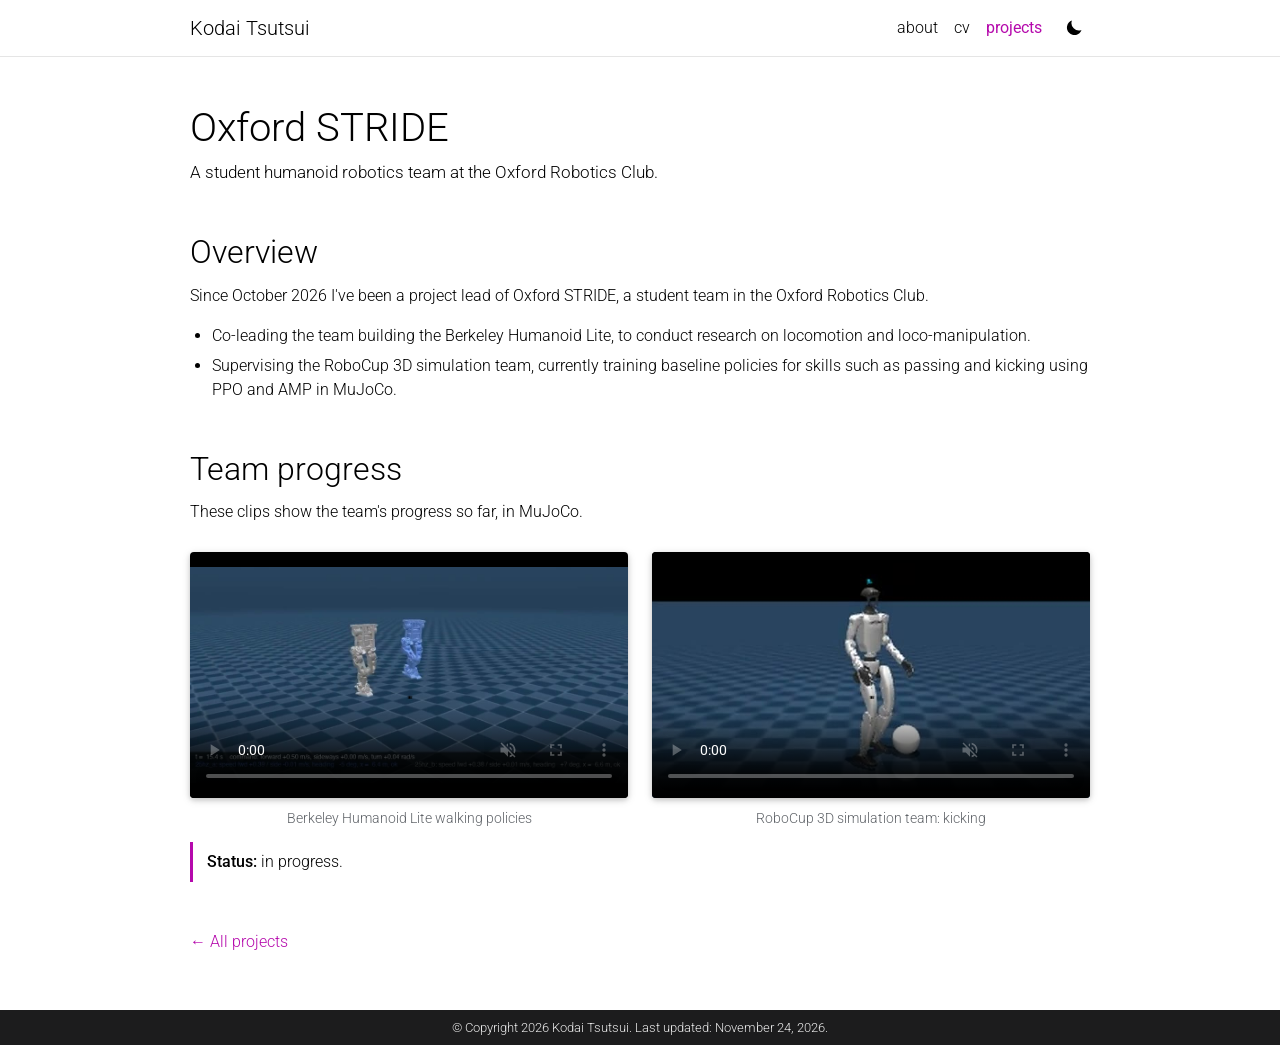
<file: projects/stride.html>
<!doctype html>
<html lang="en">
<head>
  <meta charset="utf-8">
  <meta name="viewport" content="width=device-width, initial-scale=1">
  <title>Oxford STRIDE | Kodai Tsutsui</title>
  <meta name="description" content="Oxford STRIDE, a student humanoid robotics team building the Berkeley Humanoid Lite and competing in RoboCup 3D simulation.">
  <link rel="preconnect" href="https://fonts.googleapis.com">
  <link rel="preconnect" href="https://fonts.gstatic.com" crossorigin>
  <link href="https://fonts.googleapis.com/css2?family=Roboto:wght@300;400;500&display=swap" rel="stylesheet">
  <link rel="stylesheet" href="../assets/css/style.css">
  <script src="../assets/js/site.js"></script>
</head>
<body>
  <nav class="navbar">
    <div class="navbar-inner">
      <a class="brand" href="../index.html">Kodai Tsutsui</a>
      <ul class="tabs">
        <li><a href="../index.html">about</a></li>
        <li><a href="../cv.html">cv</a></li>
        <li><a href="../projects.html" aria-current="true">projects</a></li>
      </ul>
      <button class="theme-toggle" type="button" aria-label="Toggle dark mode">
        <svg class="icon-moon" viewBox="0 0 24 24" aria-hidden="true"><path d="M21 14.5A9 9 0 0 1 9.5 3a9 9 0 1 0 11.5 11.5z"/></svg>
        <svg class="icon-sun" viewBox="0 0 24 24" aria-hidden="true"><circle cx="12" cy="12" r="5"/><path d="M11 1h2v4h-2zM11 19h2v4h-2zM1 11h4v2H1zM19 11h4v2h-4zM4.2 2.8l2.8 2.8-1.4 1.4-2.8-2.8zM18.4 17l2.8 2.8-1.4 1.4-2.8-2.8zM2.8 19.8L5.6 17 7 18.4l-2.8 2.8zM17 5.6l2.8-2.8 1.4 1.4L18.4 7z"/></svg>
      </button>
    </div>
  </nav>

  <main>
    <h1>Oxford STRIDE</h1>
    <p class="subtitle">A student humanoid robotics team at the Oxford Robotics Club.</p>

    <h2 id="overview">Overview</h2>
    <p>Since October 2026 I've been a project lead of Oxford STRIDE, a student team in the Oxford Robotics Club.</p>
    <ul>
      <li>Co-leading the team building the Berkeley Humanoid Lite, to conduct research on locomotion and loco-manipulation.</li>
      <li>Supervising the RoboCup 3D simulation team, currently training baseline policies for skills such as passing and kicking using PPO and AMP in MuJoCo.</li>
    </ul>

    <h2 id="progress">Team progress</h2>
    <p>These clips show the team's progress so far, in MuJoCo.</p>
    <div class="gallery">
      <figure>
        <video src="../assets/video/stride/bhl_walking.mp4" poster="../assets/img/posters/stride/bhl_walking.jpg" controls muted loop playsinline preload="none" aria-label="Two Berkeley Humanoid Lite walking policies side by side in MuJoCo"></video>
        <figcaption>Berkeley Humanoid Lite walking policies</figcaption>
      </figure>
      <figure>
        <video src="../assets/video/stride/robocup_kick.mp4" poster="../assets/img/posters/stride/robocup_kick.jpg" controls muted loop playsinline preload="none" aria-label="A simulated humanoid kicking a ball in MuJoCo"></video>
        <figcaption>RoboCup 3D simulation team: kicking</figcaption>
      </figure>
    </div>
    <p class="status"><strong>Status:</strong> in progress.</p>

    <a class="back" href="../projects.html">&larr; All projects</a>
  </main>

  <footer>&copy; Copyright 2026 Kodai Tsutsui. Last updated: November 24, 2026.</footer>
</body>
</html>
</file>
<file: assets/css/style.css>
:root {
  --bg: #fff;
  --card: #fff;
  --text: #000;
  --muted: #5f6368;
  --faint: #d9d9dd;
  --divider: rgba(0, 0, 0, 0.1);
  --accent: #b509ac;
  --footer-bg: #1c1c1d;
  --footer-text: #e8e8e8;
  --todo-bg: #fff3c4;
  --todo-text: #6b4e00;
  --shadow: 0 2px 5px rgba(0, 0, 0, 0.16), 0 2px 10px rgba(0, 0, 0, 0.12);
}

:root[data-theme="dark"] {
  --bg: #1c1c1d;
  --card: #26272a;
  --text: #e8e8e8;
  --muted: #a9adb3;
  --faint: #4a4b50;
  --divider: #424246;
  --accent: #2ab3dc;
  --footer-bg: #e8e8e8;
  --footer-text: #1c1c1d;
  --todo-bg: #4a3c10;
  --todo-text: #ffe28a;
  --shadow: 0 2px 5px rgba(0, 0, 0, 0.5), 0 2px 10px rgba(0, 0, 0, 0.4);
}

* { box-sizing: border-box; }

html { scroll-padding-top: 76px; }

body {
  margin: 0;
  min-height: 100vh;
  display: flex;
  flex-direction: column;
  background: var(--bg);
  color: var(--text);
  font: 300 1rem/1.5 Roboto, "Helvetica Neue", Arial, sans-serif;
}

a { color: var(--accent); text-decoration: none; }
a:hover { text-decoration: underline; }
:focus-visible { outline: 2px solid var(--accent); outline-offset: 2px; }

strong { font-weight: 500; }

/* top bar */
.navbar {
  position: fixed;
  inset: 0 0 auto 0;
  z-index: 10;
  background: var(--bg);
  border-bottom: 1px solid var(--divider);
}

.navbar-inner, main {
  width: 100%;
  max-width: 932px;
  margin: 0 auto;
  padding-inline: 16px;
}

.navbar-inner {
  height: 56px;
  display: flex;
  align-items: center;
  gap: 16px;
}

.brand { color: var(--text); font-size: 1.25rem; white-space: nowrap; }
.brand:hover { text-decoration: none; }

.tabs {
  display: flex;
  align-items: center;
  gap: 16px;
  margin: 0 0 0 auto;
  padding: 0;
  list-style: none;
}

.tabs li { margin: 0; }
.tabs a { color: var(--text); }
.tabs a:hover, .tabs a[aria-current] { color: var(--accent); text-decoration: none; }
.tabs a[aria-current] { font-weight: 400; }

.theme-toggle {
  display: grid;
  place-items: center;
  width: 32px;
  height: 32px;
  padding: 0;
  border: 0;
  border-radius: 50%;
  background: none;
  color: var(--text);
  cursor: pointer;
}
.theme-toggle:hover { color: var(--accent); }
.theme-toggle svg { width: 20px; height: 20px; fill: currentColor; }
.icon-sun { display: none; }
:root[data-theme="dark"] .icon-sun { display: block; }
:root[data-theme="dark"] .icon-moon { display: none; }

/* page */
main { flex: 1; padding-block: 104px 56px; }

h1, h2, h3 { font-weight: 300; line-height: 1.2; margin: 0; }
h1 { font-size: 2.5rem; }
h2 { font-size: 2rem; margin: 48px 0 12px; }
h3 { font-size: 1.25rem; font-weight: 400; margin: 24px 0 8px; }
p { margin: 0 0 16px; }

.subtitle { margin: 8px 0 24px; font-size: 1.05rem; }

/* placeholders still to fill in */
.todo {
  padding: 1px 6px;
  border-radius: 4px;
  background: var(--todo-bg);
  color: var(--todo-text);
  font-weight: 400;
}

/* about */
.intro::after { content: ""; display: block; clear: both; }

.profile {
  float: right;
  display: block;
  width: 270px;
  height: auto;
  aspect-ratio: 1;
  margin: 0 0 16px 16px;
  border-radius: 4px;
  object-fit: cover;
}

.news {
  display: grid;
  grid-template-columns: 180px 1fr;
  gap: 16px;
  margin: 0;
}
.news dt { font-weight: 500; }
.news dd { margin: 0; }

.links {
  display: flex;
  flex-wrap: wrap;
  justify-content: center;
  align-items: center;
  gap: 16px;
  margin-top: 48px;
}
.links a { display: flex; color: var(--text); }
.links a:hover { color: var(--accent); }
.links svg { width: 48px; height: 48px; fill: currentColor; }

/* project cards */
.category {
  margin: 48px 0 16px;
  padding-bottom: 4px;
  border-bottom: 1px solid var(--divider);
  color: var(--faint);
  font-size: 2rem;
  font-weight: 300;
  text-align: right;
}

.cards {
  display: grid;
  grid-template-columns: repeat(3, 1fr);
  gap: 30px;
}

.card {
  display: flex;
  flex-direction: column;
  overflow: hidden;
  border-radius: 4px;
  background: var(--card);
  box-shadow: var(--shadow);
  color: var(--text);
  transition: transform 0.15s ease, box-shadow 0.15s ease;
}
.card:hover {
  transform: translateY(-3px);
  box-shadow: 0 6px 16px rgba(0, 0, 0, 0.22);
  text-decoration: none;
}
.card img { display: block; width: 100%; height: auto; aspect-ratio: 16 / 9; object-fit: cover; }
.card-body { padding: 20px; }
.card h2 { margin: 0 0 12px; font-size: 1.6rem; font-weight: 400; }
.card p { margin: 0; color: var(--muted); font-size: 0.92rem; font-weight: 400; }

/* project pages */
.placeholder-media {
  display: grid;
  place-items: center;
  aspect-ratio: 16 / 9;
  border: 2px dashed var(--faint);
  border-radius: 4px;
  color: var(--muted);
  font-size: 0.92rem;
}
.card .placeholder-media { border-width: 0 0 2px; border-radius: 0; }

figure { margin: 24px 0; }
figure video {
  display: block;
  width: 100%;
  height: auto;
  border-radius: 4px;
  background: #000;
  box-shadow: var(--shadow);
}
figure video { aspect-ratio: 16 / 9; }
figure video.portrait { aspect-ratio: 9 / 16; width: auto; max-width: 100%; height: min(600px, 75vh); margin: 0 auto; }
figure img {
  display: block;
  width: 100%;
  height: auto;
  border-radius: 4px;
  box-shadow: var(--shadow);
}
figure img.narrow { width: min(100%, 560px); margin: 0 auto; }
/* report figures and diagrams have white backgrounds, so keep a light frame in dark mode */
figure img.diagram { background: #fff; }
.embed {
  position: relative;
  aspect-ratio: 16 / 9;
  border-radius: 4px;
  overflow: hidden;
  background: #000;
  box-shadow: var(--shadow);
}
.embed iframe { position: absolute; inset: 0; width: 100%; height: 100%; border: 0; }
.cv-media { max-width: 560px; margin: 12px 0 8px; }
figcaption {
  margin-top: 10px;
  color: var(--muted);
  font-size: 0.9rem;
  text-align: center;
}

.gallery {
  display: grid;
  grid-template-columns: repeat(2, 1fr);
  gap: 8px 24px;
}
.gallery-3 { grid-template-columns: repeat(3, 1fr); }
.gallery figure { margin: 12px 0; }

.status { padding: 8px 14px; border-left: 3px solid var(--accent); }
.card h3 { margin: 0 0 8px; }

.back { display: inline-block; margin-top: 32px; }

ul { margin: 0 0 16px; padding-left: 22px; }
li { margin-bottom: 6px; }

/* cv */
.cv-head {
  display: flex;
  justify-content: space-between;
  align-items: baseline;
  gap: 16px;
  margin: 24px 0 8px;
}
.cv-head h3 { margin: 0; }
.dates { flex: none; color: var(--muted); font-size: 0.92rem; font-weight: 400; }

/* footer */
footer {
  padding: 8px 16px;
  background: var(--footer-bg);
  color: var(--footer-text);
  font-size: 0.8rem;
  text-align: center;
}

@media (max-width: 760px) {
  .cards { grid-template-columns: repeat(2, 1fr); gap: 20px; }
  .gallery, .gallery-3 { grid-template-columns: 1fr; }
}

@media (max-width: 560px) {
  h1 { font-size: 2rem; }
  h2 { font-size: 1.6rem; }
  .navbar-inner, .tabs { gap: 10px; }
  .brand { font-size: 1.05rem; }
  .theme-toggle { width: 28px; }
  .cards { grid-template-columns: 1fr; }
  .profile { float: none; width: min(100%, 270px); margin: 0 auto 16px; }
  .news { grid-template-columns: 1fr; gap: 2px; }
  .news dd { margin-bottom: 14px; }
  .cv-head { flex-direction: column; gap: 2px; }
}

@media (prefers-reduced-motion: reduce) {
  .card { transition: none; }
  .card:hover { transform: none; }
}
</file>
